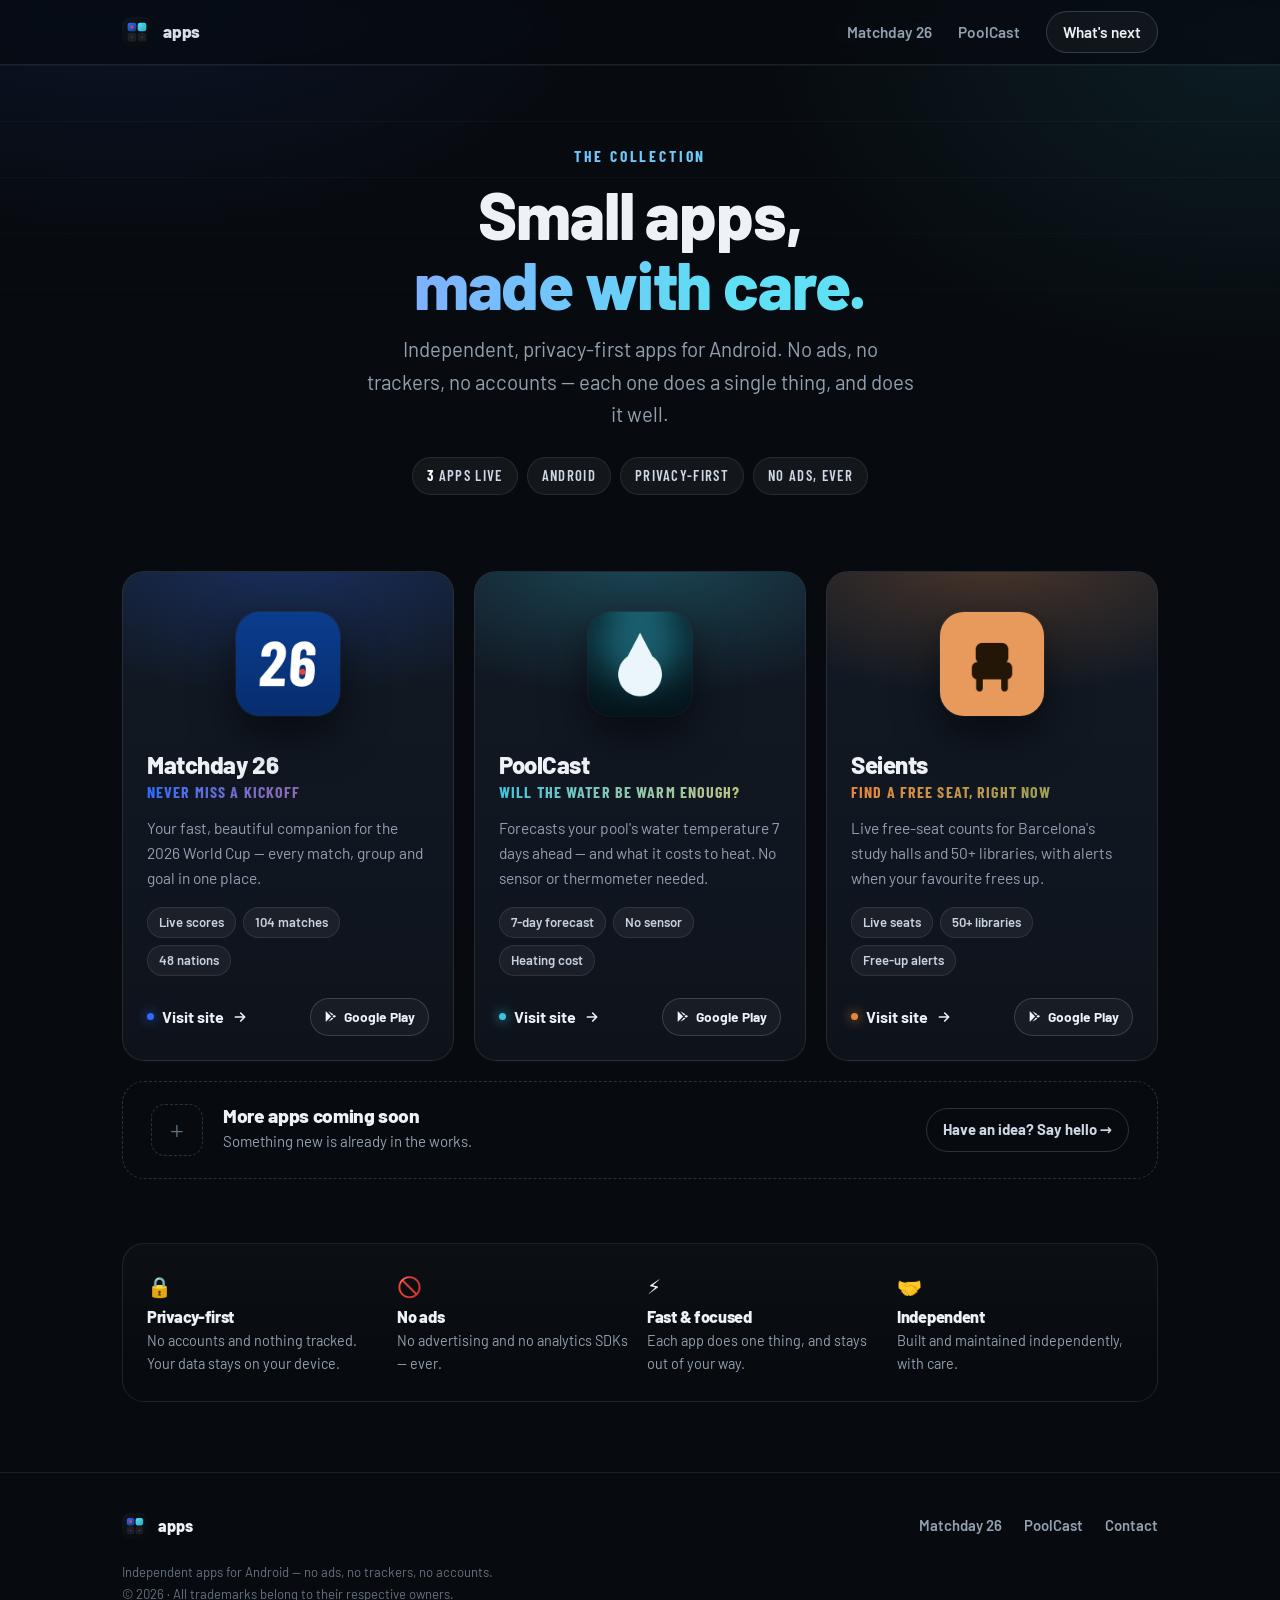
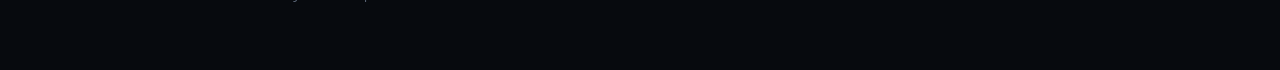
<file: index.html>
<!DOCTYPE html>
<html lang="en">
<head>
<meta charset="utf-8">
<meta name="viewport" content="width=device-width, initial-scale=1">
<title>Apps — small, focused apps for Android</title>
<meta name="description" content="A small collection of independent, privacy-first apps for Android. Matchday 26 — your 2026 World Cup companion. PoolCast — pool water-temperature forecasts. Seients — live study-seat availability in Barcelona. No ads, no trackers, no accounts.">
<meta name="theme-color" content="#070a0e">
<meta name="robots" content="index,follow">

<!-- Open Graph / Twitter -->
<meta property="og:type" content="website">
<meta property="og:title" content="Apps — small, focused apps for Android">
<meta property="og:description" content="Independent, privacy-first apps for Android. Matchday 26, PoolCast and Seients — with more on the way. No ads, no trackers, no accounts.">
<meta property="og:image" content="assets/og-image.png">
<meta name="twitter:card" content="summary_large_image">
<meta name="twitter:title" content="Apps — small, focused apps for Android">
<meta name="twitter:description" content="Independent, privacy-first apps for Android. Matchday 26, PoolCast and Seients — more coming soon.">
<meta name="twitter:image" content="assets/og-image.png">

<link rel="icon" href="assets/favicon.svg" type="image/svg+xml">
<link rel="icon" href="assets/favicon-32.png" sizes="32x32" type="image/png">
<link rel="apple-touch-icon" href="assets/apple-touch-icon.png">
<link rel="preconnect" href="https://fonts.googleapis.com">
<link rel="preconnect" href="https://fonts.gstatic.com" crossorigin>
<link href="https://fonts.googleapis.com/css2?family=Barlow:wght@400;600;700;800&family=Barlow+Condensed:wght@600;700&display=swap" rel="stylesheet">
<link rel="stylesheet" href="style.css">

<script type="application/ld+json">
{
  "@context":"https://schema.org",
  "@type":"ItemList",
  "name":"Apps",
  "description":"A collection of independent, privacy-first apps for Android.",
  "itemListElement":[
    {"@type":"ListItem","position":1,"item":{
      "@type":"SoftwareApplication","name":"Matchday 26","applicationCategory":"SportsApplication","operatingSystem":"Android 8.0+",
      "description":"Your fast, beautiful companion for the 2026 World Cup — live scores, schedule, groups and the knockout bracket in one place.",
      "url":"matchday-26/","downloadUrl":"https://play.google.com/store/apps/details?id=com.cmota.matchday",
      "offers":{"@type":"Offer","price":"0","priceCurrency":"USD"}}},
    {"@type":"ListItem","position":2,"item":{
      "@type":"SoftwareApplication","name":"PoolCast","applicationCategory":"UtilitiesApplication","operatingSystem":"Android 8.0+",
      "description":"Forecast your swimming pool's water temperature for the week ahead — and what it costs to heat. No sensor needed.",
      "url":"poolcast/","downloadUrl":"https://play.google.com/store/apps/details?id=com.cmota.poolcast",
      "offers":{"@type":"Offer","price":"0","priceCurrency":"USD"}}},
    {"@type":"ListItem","position":3,"item":{
      "@type":"SoftwareApplication","name":"Seients","applicationCategory":"UtilitiesApplication","operatingSystem":"Android 8.0+",
      "description":"Live free-seat availability for Barcelona's municipal study halls and 50+ public libraries, with alerts when your favourite frees up.",
      "url":"seients/","downloadUrl":"https://play.google.com/store/apps/details?id=com.cmota.seients",
      "offers":{"@type":"Offer","price":"0","priceCurrency":"EUR"}}}
  ]
}
</script>
</head>
<body>
<a class="skip" href="#apps">Skip to apps</a>

<header class="nav">
  <div class="container nav-inner">
    <a class="brand" href="./"><img src="assets/favicon.svg" alt=""><span>apps</span></a>
    <nav class="nav-links">
      <a href="matchday-26/index.html">Matchday 26</a>
      <a href="poolcast/index.html">PoolCast</a>
      <a class="nav-cta" href="#soon">What's next</a>
    </nav>
  </div>
</header>

<main>

  <!-- HERO -->
  <section class="hero">
    <div class="container hero-inner">
      <p class="eyebrow">The collection</p>
      <h1>Small apps,<br><span class="grad">made with care.</span></h1>
      <p class="lead">Independent, privacy-first apps for Android. No ads, no trackers, no accounts — each one does a single thing, and does it well.</p>
      <div class="meta-chips">
        <span class="chip"><b>3</b> apps live</span>
        <span class="chip">Android</span>
        <span class="chip">Privacy-first</span>
        <span class="chip">No ads, ever</span>
      </div>
    </div>
  </section>

  <!-- APPS -->
  <section class="apps" id="apps">
    <div class="container">
      <div class="apps-grid">

        <!-- Matchday 26 -->
        <article class="app-card md">
          <span class="top-glow" aria-hidden="true"></span>
          <div class="app-media"><img src="assets/matchday-icon.png" alt="Matchday 26 app icon" width="104" height="104"></div>
          <div class="app-body">
            <h2 class="app-name"><a class="stretched" href="matchday-26/index.html">Matchday 26</a></h2>
            <p class="app-tagline">Never miss a kickoff</p>
            <p class="app-desc">Your fast, beautiful companion for the 2026 World Cup — every match, group and goal in one place.</p>
            <ul class="chips">
              <li>Live scores</li><li>104 matches</li><li>48 nations</li>
            </ul>
            <div class="app-actions">
              <span class="visit"><span class="dot" aria-hidden="true"></span>Visit site
                <svg width="16" height="16" viewBox="0 0 24 24" fill="none" stroke="currentColor" stroke-width="2.4" stroke-linecap="round" stroke-linejoin="round" aria-hidden="true"><path d="M5 12h14M13 6l6 6-6 6"/></svg>
              </span>
              <a class="play" href="https://play.google.com/store/apps/details?id=com.cmota.matchday" target="_blank" rel="noopener">
                <svg viewBox="0 0 24 24" fill="currentColor" aria-hidden="true"><path d="M3.6 2.3 13 12 3.6 21.7c-.3-.2-.5-.6-.5-1V3.3c0-.4.2-.8.5-1zM14.7 13.7l2.6 2.6-9.2 5.3 6.6-7.9zM18.4 9.1l3 1.7c.7.4.7 1.4 0 1.8l-3 1.7-2.9-2.6 2.9-2.6zM8.1 2.4l9.2 5.3-2.6 2.6L8.1 2.4z"/></svg>
                Google Play
              </a>
            </div>
          </div>
        </article>

        <!-- PoolCast -->
        <article class="app-card pc">
          <span class="top-glow" aria-hidden="true"></span>
          <div class="app-media"><img src="assets/poolcast-icon.png" alt="PoolCast app icon" width="104" height="104"></div>
          <div class="app-body">
            <h2 class="app-name"><a class="stretched" href="poolcast/index.html">PoolCast</a></h2>
            <p class="app-tagline">Will the water be warm enough?</p>
            <p class="app-desc">Forecasts your pool's water temperature 7 days ahead — and what it costs to heat. No sensor or thermometer needed.</p>
            <ul class="chips">
              <li>7-day forecast</li><li>No sensor</li><li>Heating cost</li>
            </ul>
            <div class="app-actions">
              <span class="visit"><span class="dot" aria-hidden="true"></span>Visit site
                <svg width="16" height="16" viewBox="0 0 24 24" fill="none" stroke="currentColor" stroke-width="2.4" stroke-linecap="round" stroke-linejoin="round" aria-hidden="true"><path d="M5 12h14M13 6l6 6-6 6"/></svg>
              </span>
              <a class="play" href="https://play.google.com/store/apps/details?id=com.cmota.poolcast" target="_blank" rel="noopener">
                <svg viewBox="0 0 24 24" fill="currentColor" aria-hidden="true"><path d="M3.6 2.3 13 12 3.6 21.7c-.3-.2-.5-.6-.5-1V3.3c0-.4.2-.8.5-1zM14.7 13.7l2.6 2.6-9.2 5.3 6.6-7.9zM18.4 9.1l3 1.7c.7.4.7 1.4 0 1.8l-3 1.7-2.9-2.6 2.9-2.6zM8.1 2.4l9.2 5.3-2.6 2.6L8.1 2.4z"/></svg>
                Google Play
              </a>
            </div>
          </div>
        </article>

        <!-- Seients -->
        <article class="app-card se">
          <span class="top-glow" aria-hidden="true"></span>
          <div class="app-media"><img src="assets/seients-icon.png" alt="Seients app icon" width="104" height="104"></div>
          <div class="app-body">
            <h2 class="app-name"><a class="stretched" href="seients/index.html">Seients</a></h2>
            <p class="app-tagline">Find a free seat, right now</p>
            <p class="app-desc">Live free-seat counts for Barcelona's study halls and 50+ libraries, with alerts when your favourite frees up.</p>
            <ul class="chips">
              <li>Live seats</li><li>50+ libraries</li><li>Free-up alerts</li>
            </ul>
            <div class="app-actions">
              <span class="visit"><span class="dot" aria-hidden="true"></span>Visit site
                <svg width="16" height="16" viewBox="0 0 24 24" fill="none" stroke="currentColor" stroke-width="2.4" stroke-linecap="round" stroke-linejoin="round" aria-hidden="true"><path d="M5 12h14M13 6l6 6-6 6"/></svg>
              </span>
              <a class="play" href="https://play.google.com/store/apps/details?id=com.cmota.seients" target="_blank" rel="noopener">
                <svg viewBox="0 0 24 24" fill="currentColor" aria-hidden="true"><path d="M3.6 2.3 13 12 3.6 21.7c-.3-.2-.5-.6-.5-1V3.3c0-.4.2-.8.5-1zM14.7 13.7l2.6 2.6-9.2 5.3 6.6-7.9zM18.4 9.1l3 1.7c.7.4.7 1.4 0 1.8l-3 1.7-2.9-2.6 2.9-2.6zM8.1 2.4l9.2 5.3-2.6 2.6L8.1 2.4z"/></svg>
                Google Play
              </a>
            </div>
          </div>
        </article>

        <!-- Coming soon (full-width banner) -->
        <article class="app-card soon" id="soon">
          <div class="soon-mark" aria-hidden="true">+</div>
          <div class="soon-text">
            <h2>More apps coming soon</h2>
            <p>Something new is already in the works.</p>
          </div>
          <a class="soon-cta" href="mailto:cafonsomota@gmail.com?subject=App%20idea">Have an idea? Say hello →</a>
        </article>

      </div>
    </div>
  </section>

  <!-- VALUES -->
  <section class="values">
    <div class="container">
      <div class="values-grid">
        <div class="value"><div class="v-ico">🔒</div><h3>Privacy-first</h3><p>No accounts and nothing tracked. Your data stays on your device.</p></div>
        <div class="value"><div class="v-ico">🚫</div><h3>No ads</h3><p>No advertising and no analytics SDKs — ever.</p></div>
        <div class="value"><div class="v-ico">⚡</div><h3>Fast &amp; focused</h3><p>Each app does one thing, and stays out of your way.</p></div>
        <div class="value"><div class="v-ico">🤝</div><h3>Independent</h3><p>Built and maintained independently, with care.</p></div>
      </div>
    </div>
  </section>

</main>

<footer>
  <div class="container">
    <div class="foot-inner">
      <a class="foot-brand" href="./"><img src="assets/favicon.svg" alt="">apps</a>
      <nav class="foot-links">
        <a href="matchday-26/index.html">Matchday 26</a>
        <a href="poolcast/index.html">PoolCast</a>
        <a href="mailto:cafonsomota@gmail.com">Contact</a>
      </nav>
    </div>
    <p class="foot-legal">Independent apps for Android — no ads, no trackers, no accounts.<br>© 2026 · All trademarks belong to their respective owners.</p>
  </div>
</footer>

</body>
</html>
</file>
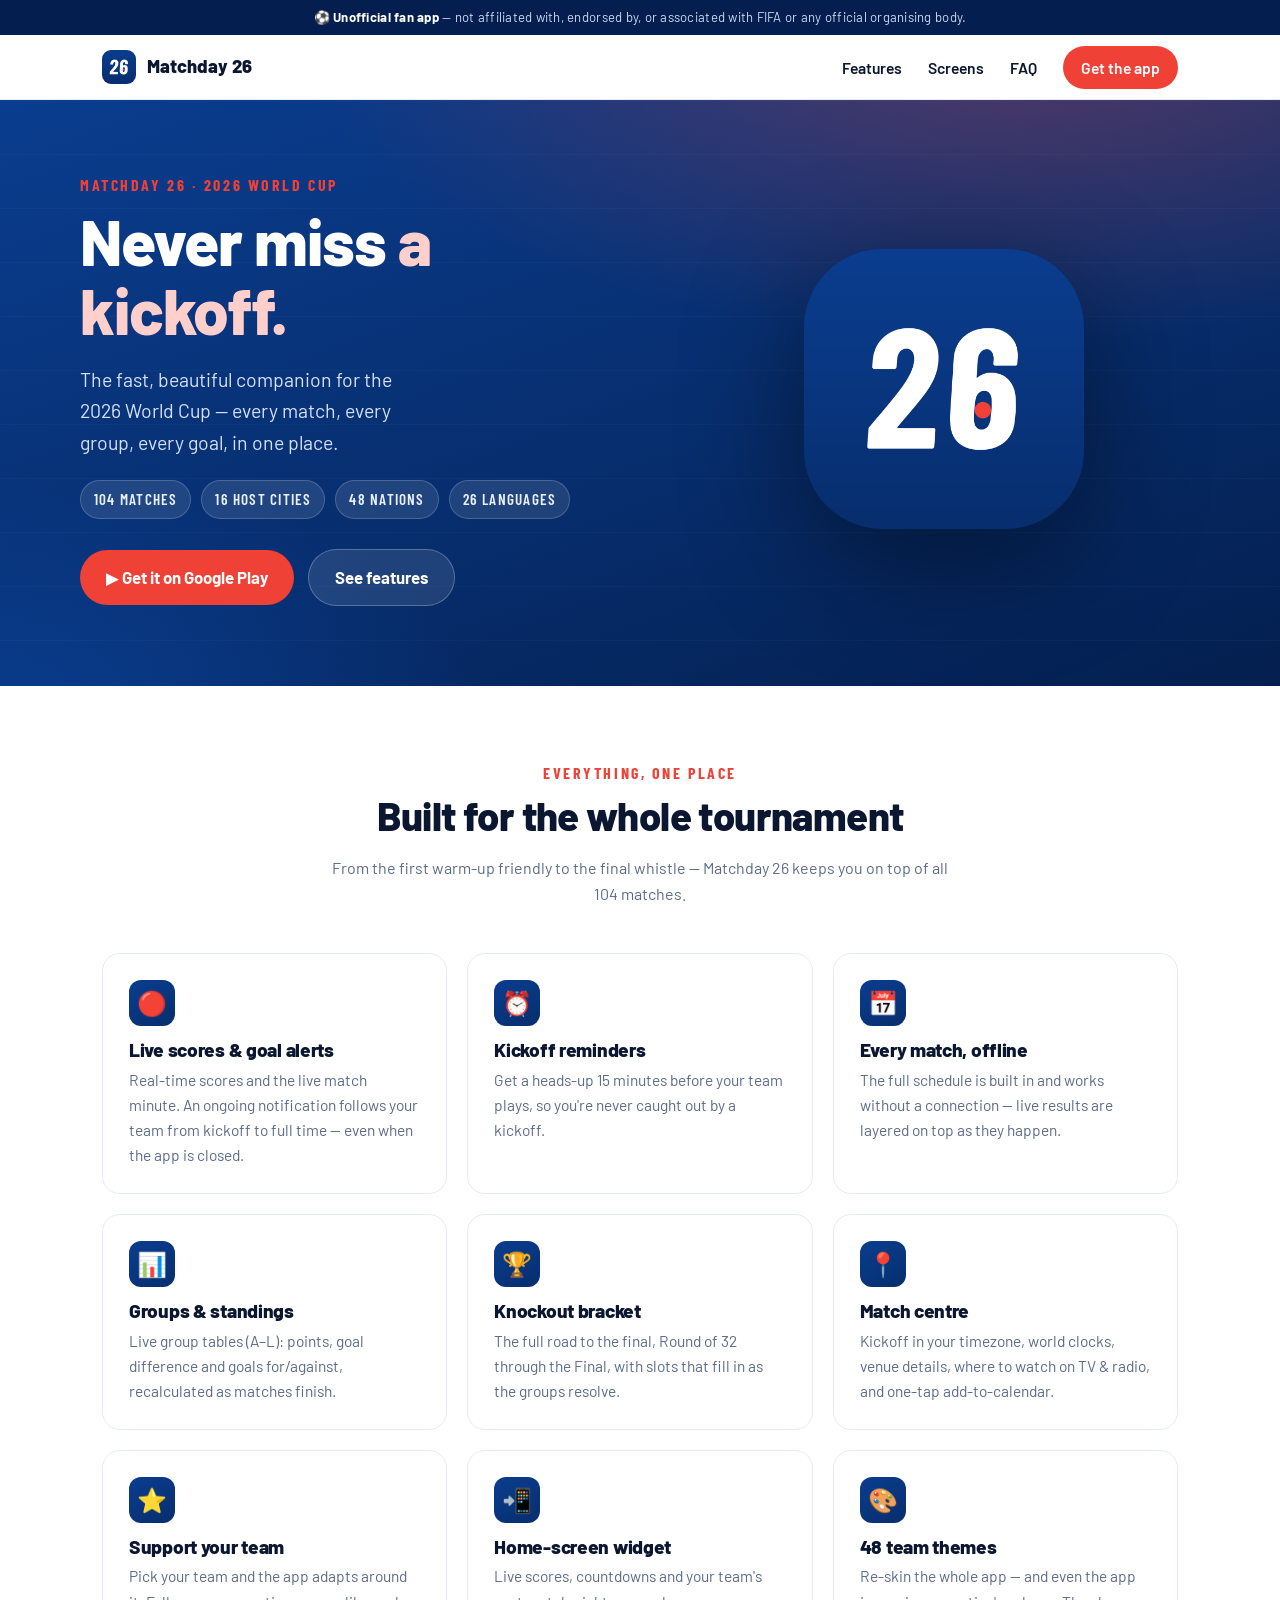
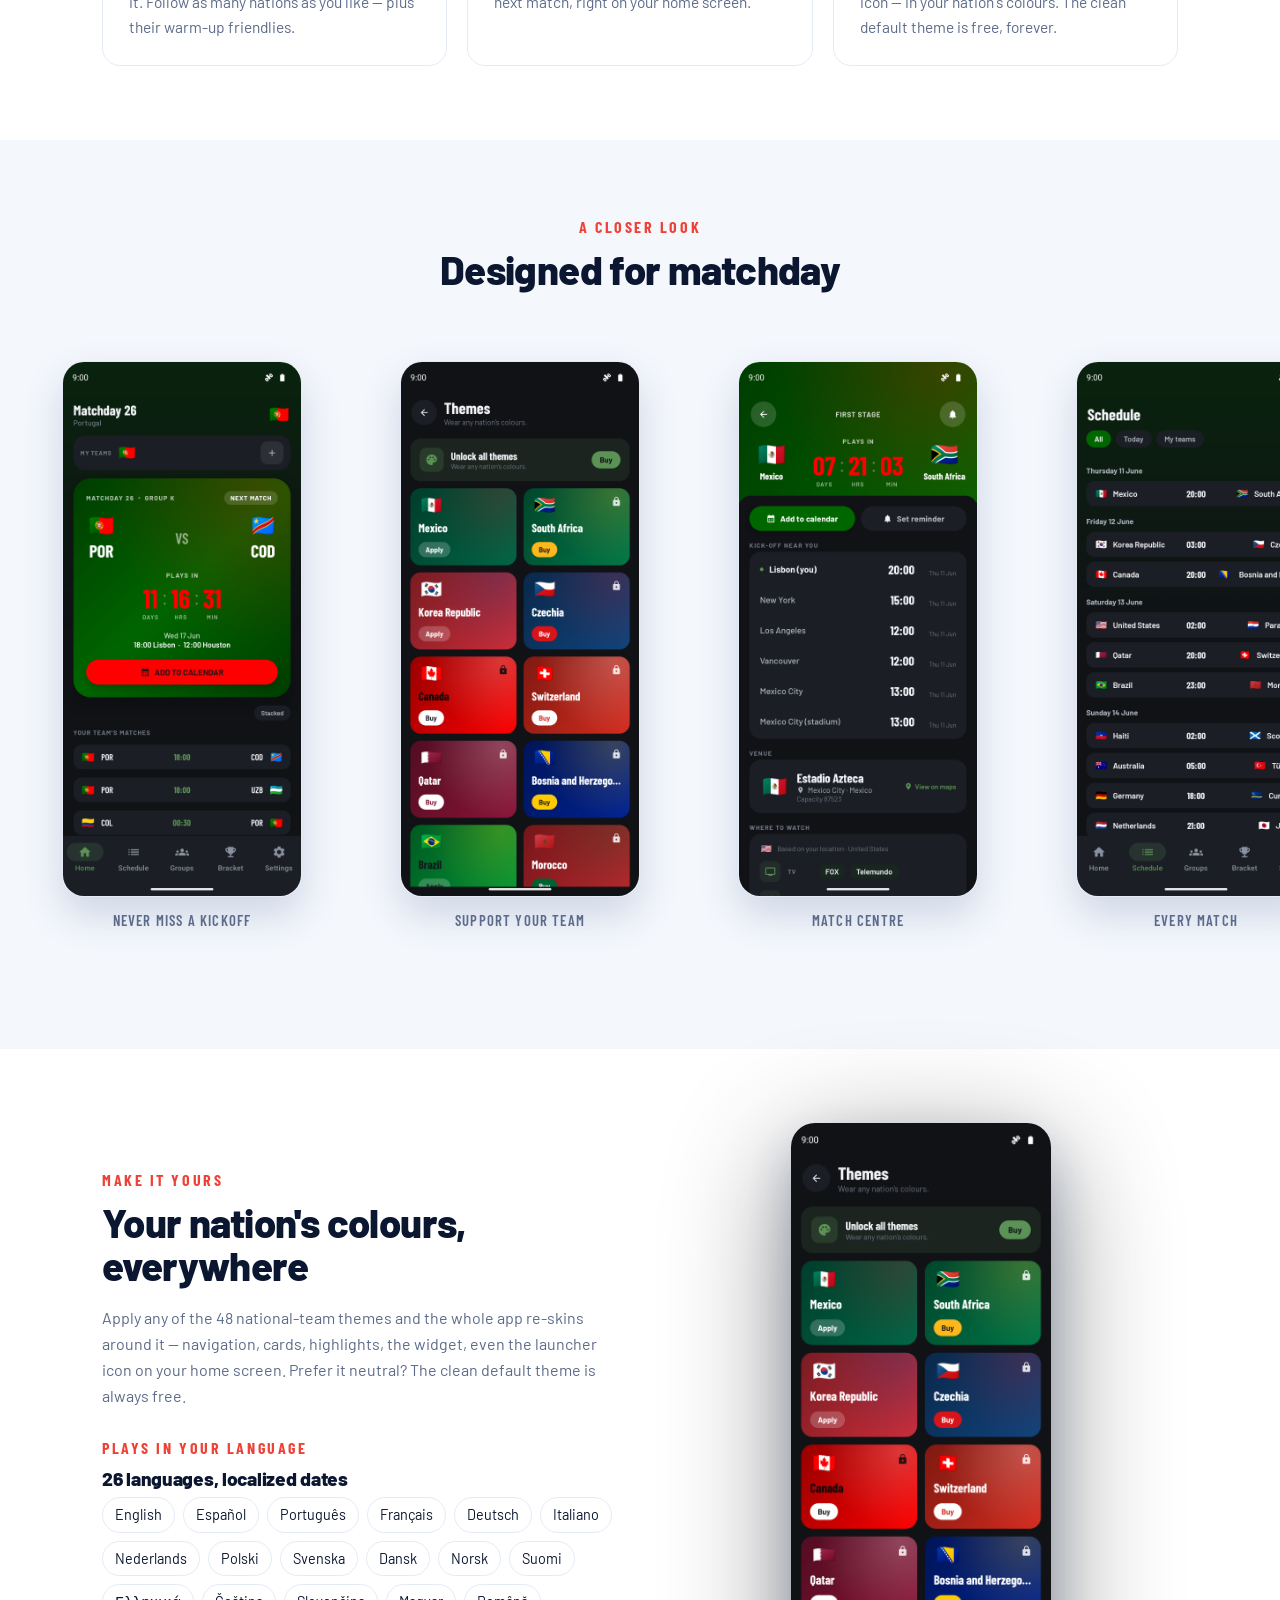
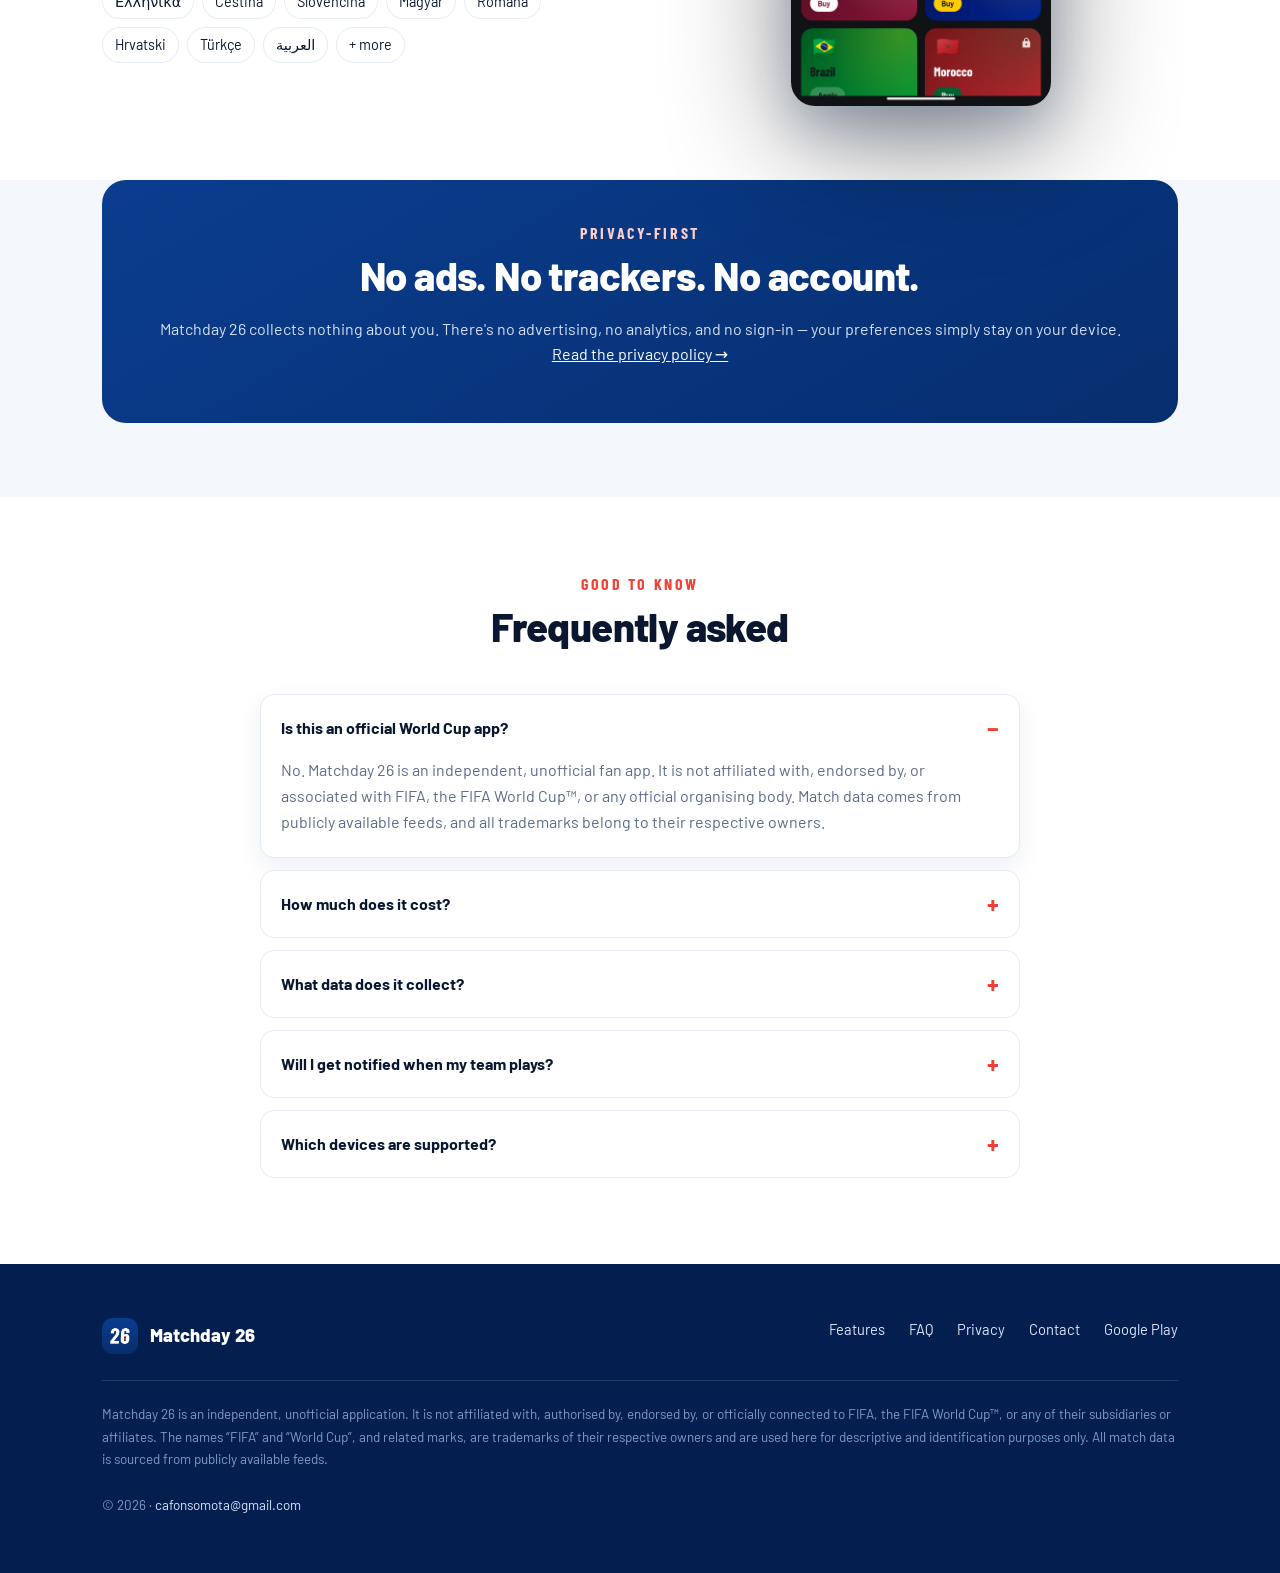
<file: matchday-26/index.html>
<!DOCTYPE html>
<html lang="en">
<head>
<meta charset="utf-8">
<meta name="viewport" content="width=device-width, initial-scale=1">
<title>Matchday 26 — Live Scores, Schedule, Groups & Bracket for the 2026 World Cup</title>
<meta name="description" content="Matchday 26 is a fast, beautiful, unofficial companion for the 2026 World Cup. Live scores & goal alerts, full schedule, group standings, knockout bracket, match reminders, a home-screen widget, 48 team themes and 26 languages.">
<link rel="canonical" href="https://cmota.github.io/matchday26/">
<meta name="theme-color" content="#0A3D8F">
<meta name="robots" content="index,follow">

<!-- Open Graph / Twitter -->
<meta property="og:type" content="website">
<meta property="og:site_name" content="Matchday 26">
<meta property="og:title" content="Matchday 26 — your 2026 World Cup companion">
<meta property="og:description" content="Live scores & goal alerts, full schedule, group standings, knockout bracket, match reminders, a home-screen widget, 48 team themes and 26 languages.">
<meta property="og:url" content="https://cmota.github.io/matchday26/">
<meta property="og:image" content="https://cmota.github.io/matchday26/assets/og-image.png">
<meta name="twitter:card" content="summary_large_image">
<meta name="twitter:title" content="Matchday 26 — your 2026 World Cup companion">
<meta name="twitter:description" content="Live scores, schedule, groups, knockout bracket, reminders, widget, 48 team themes and 26 languages. Unofficial fan app.">
<meta name="twitter:image" content="https://cmota.github.io/matchday26/assets/og-image.png">

<link rel="icon" href="assets/icon-192.png" type="image/png">
<link rel="apple-touch-icon" href="assets/app-icon.png">
<link rel="preconnect" href="https://fonts.googleapis.com">
<link rel="preconnect" href="https://fonts.gstatic.com" crossorigin>
<link href="https://fonts.googleapis.com/css2?family=Barlow:wght@400;600;700;800&family=Barlow+Condensed:wght@600;700&display=swap" rel="stylesheet">
<link rel="stylesheet" href="style.css">

<script type="application/ld+json">
{
  "@context":"https://schema.org",
  "@type":"SoftwareApplication",
  "name":"Matchday 26",
  "applicationCategory":"SportsApplication",
  "operatingSystem":"Android 8.0+",
  "description":"An independent, unofficial companion app for the 2026 World Cup: live scores and goal alerts, full schedule, group standings, knockout bracket, match reminders, a home-screen widget, 48 national-team themes and 26 languages.",
  "url":"https://cmota.github.io/matchday26/",
  "image":"https://cmota.github.io/matchday26/assets/app-icon.png",
  "downloadUrl":"https://play.google.com/store/apps/details?id=com.cmota.matchday",
  "offers":{"@type":"Offer","price":"0","priceCurrency":"USD"}
}
</script>
</head>
<body>
<a class="skip" href="#main">Skip to content</a>

<div class="topbar">⚽ <strong>Unofficial fan app</strong> — not affiliated with, endorsed by, or associated with FIFA or any official organising body.</div>

<header class="nav">
  <div class="container nav-inner">
    <a class="brand" href="./"><img src="assets/app-icon.png" alt="Matchday 26 app icon">Matchday 26</a>
    <nav class="nav-links">
      <a href="#features">Features</a>
      <a href="#screens">Screens</a>
      <a href="#faq">FAQ</a>
      <a class="nav-cta" href="https://play.google.com/store/apps/details?id=com.cmota.matchday">Get the app</a>
    </nav>
  </div>
</header>

<main id="main">

  <!-- HERO -->
  <section class="hero" style="padding:0">
    <div class="container hero-inner">
      <div>
        <p class="eyebrow">Matchday 26 · 2026 World Cup</p>
        <h1>Never miss <span>a kickoff.</span></h1>
        <p class="lead">The fast, beautiful companion for the 2026 World Cup — every match, every group, every goal, in one place.</p>
        <div class="stats">
          <span class="chip">104 matches</span>
          <span class="chip">16 host cities</span>
          <span class="chip">48 nations</span>
          <span class="chip">26 languages</span>
        </div>
        <div class="cta-row">
          <a class="btn btn-primary" href="https://play.google.com/store/apps/details?id=com.cmota.matchday">▶ Get it on Google Play</a>
          <a class="btn btn-ghost" href="#features">See features</a>
        </div>
      </div>
      <div class="hero-art">
        <img src="assets/app-icon.png" alt="Matchday 26 — 2026 World Cup companion app">
      </div>
    </div>
  </section>

  <!-- FEATURES -->
  <section id="features">
    <div class="container">
      <div class="section-head center">
        <p class="eyebrow">Everything, one place</p>
        <h2>Built for the whole tournament</h2>
        <p class="muted">From the first warm-up friendly to the final whistle — Matchday 26 keeps you on top of all 104 matches.</p>
      </div>
      <div class="grid features">
        <div class="card"><div class="ico">🔴</div><h3>Live scores &amp; goal alerts</h3><p>Real-time scores and the live match minute. An ongoing notification follows your team from kickoff to full time — even when the app is closed.</p></div>
        <div class="card"><div class="ico">⏰</div><h3>Kickoff reminders</h3><p>Get a heads-up 15 minutes before your team plays, so you're never caught out by a kickoff.</p></div>
        <div class="card"><div class="ico">📅</div><h3>Every match, offline</h3><p>The full schedule is built in and works without a connection — live results are layered on top as they happen.</p></div>
        <div class="card"><div class="ico">📊</div><h3>Groups &amp; standings</h3><p>Live group tables (A–L): points, goal difference and goals for/against, recalculated as matches finish.</p></div>
        <div class="card"><div class="ico">🏆</div><h3>Knockout bracket</h3><p>The full road to the final, Round of 32 through the Final, with slots that fill in as the groups resolve.</p></div>
        <div class="card"><div class="ico">📍</div><h3>Match centre</h3><p>Kickoff in your timezone, world clocks, venue details, where to watch on TV &amp; radio, and one-tap add-to-calendar.</p></div>
        <div class="card"><div class="ico">⭐</div><h3>Support your team</h3><p>Pick your team and the app adapts around it. Follow as many nations as you like — plus their warm-up friendlies.</p></div>
        <div class="card"><div class="ico">📲</div><h3>Home-screen widget</h3><p>Live scores, countdowns and your team's next match, right on your home screen.</p></div>
        <div class="card"><div class="ico">🎨</div><h3>48 team themes</h3><p>Re-skin the whole app — and even the app icon — in your nation's colours. The clean default theme is free, forever.</p></div>
      </div>
    </div>
  </section>

  <!-- SCREENSHOTS -->
  <section id="screens" class="soft">
    <div class="container section-head center">
      <p class="eyebrow">A closer look</p>
      <h2>Designed for matchday</h2>
    </div>
    <div class="shots">
      <figure class="shot"><img src="assets/screenshots/01.png" alt="Matchday 26 home screen with the next match" loading="lazy"><figcaption>Never miss a kickoff</figcaption></figure>
      <figure class="shot"><img src="assets/screenshots/02.png" alt="Pick and follow your team" loading="lazy"><figcaption>Support your team</figcaption></figure>
      <figure class="shot"><img src="assets/screenshots/03.png" alt="Match centre with venue, world clocks and where to watch" loading="lazy"><figcaption>Match centre</figcaption></figure>
      <figure class="shot"><img src="assets/screenshots/04.png" alt="Full schedule of all 104 matches" loading="lazy"><figcaption>Every match</figcaption></figure>
      <figure class="shot"><img src="assets/screenshots/05.png" alt="Warm-up friendlies before the tournament" loading="lazy"><figcaption>Warm-ups</figcaption></figure>
      <figure class="shot"><img src="assets/screenshots/06.png" alt="Group standings and knockout bracket" loading="lazy"><figcaption>Road to the final</figcaption></figure>
      <figure class="shot"><img src="assets/screenshots/07.png" alt="Home-screen widget with live scores" loading="lazy"><figcaption>Widgets</figcaption></figure>
      <figure class="shot"><img src="assets/screenshots/08.png" alt="Live scores, goal alerts and where to watch" loading="lazy"><figcaption>And more</figcaption></figure>
    </div>
  </section>

  <!-- THEMES + LANGUAGES -->
  <section>
    <div class="container split">
      <div>
        <p class="eyebrow">Make it yours</p>
        <h2>Your nation's colours, everywhere</h2>
        <p class="muted">Apply any of the 48 national-team themes and the whole app re-skins around it — navigation, cards, highlights, the widget, even the launcher icon on your home screen. Prefer it neutral? The clean default theme is always free.</p>
        <p class="eyebrow" style="margin-top:26px">Plays in your language</p>
        <h3 style="margin-bottom:.2em">26 languages, localized dates</h3>
        <div class="lang-list">
          <span>English</span><span>Español</span><span>Português</span><span>Français</span><span>Deutsch</span><span>Italiano</span><span>Nederlands</span><span>Polski</span><span>Svenska</span><span>Dansk</span><span>Norsk</span><span>Suomi</span><span>Ελληνικά</span><span>Čeština</span><span>Slovenčina</span><span>Magyar</span><span>Română</span><span>Hrvatski</span><span>Türkçe</span><span>العربية</span><span>+ more</span>
        </div>
      </div>
      <div class="hero-art" aria-hidden="true">
        <img src="assets/screenshots/02.png" alt="" loading="lazy" style="width:min(260px,70%);border-radius:24px;box-shadow:0 22px 50px rgba(7,46,110,.2)">
      </div>
    </div>
  </section>

  <!-- PRIVACY BANNER -->
  <section class="soft" style="padding-top:0">
    <div class="container">
      <div class="banner">
        <p class="eyebrow" style="color:#ffd0cb">Privacy-first</p>
        <h2>No ads. No trackers. No account.</h2>
        <p>Matchday 26 collects nothing about you. There's no advertising, no analytics, and no sign-in — your preferences simply stay on your device. <a href="privacy.html" style="color:#fff;text-decoration:underline">Read the privacy policy →</a></p>
      </div>
    </div>
  </section>

  <!-- FAQ -->
  <section id="faq">
    <div class="container">
      <div class="section-head center">
        <p class="eyebrow">Good to know</p>
        <h2>Frequently asked</h2>
      </div>
      <div class="faq">
        <details open><summary>Is this an official World Cup app?</summary><div class="ans">No. Matchday 26 is an independent, unofficial fan app. It is not affiliated with, endorsed by, or associated with FIFA, the FIFA World Cup™, or any official organising body. Match data comes from publicly available feeds, and all trademarks belong to their respective owners.</div></details>
        <details><summary>How much does it cost?</summary><div class="ans">The app and all of its core features — live scores, schedule, groups, bracket, reminders and the widget — are free. Optional national-team themes are available as small one-time in-app purchases, and the clean default theme is free forever.</div></details>
        <details><summary>What data does it collect?</summary><div class="ans">None. There are no ads, no analytics, no trackers and no account. Your settings stay on your device, match data is read from a public feed, and any purchases are handled by Google Play. See the <a href="privacy.html">privacy policy</a> for the details.</div></details>
        <details><summary>Will I get notified when my team plays?</summary><div class="ans">Yes. Enable notifications and you'll get a reminder 15 minutes before kickoff, plus a live-score notification that updates through the match — even with the app closed.</div></details>
        <details><summary>Which devices are supported?</summary><div class="ans">Android phones and tablets running Android 8.0 or newer.</div></details>
      </div>
    </div>
  </section>

</main>

<footer>
  <div class="container">
    <div class="foot-top">
      <a class="foot-brand" href="./"><img src="assets/app-icon.png" alt="">Matchday 26</a>
      <nav class="foot-links">
        <a href="#features">Features</a>
        <a href="#faq">FAQ</a>
        <a href="privacy.html">Privacy</a>
        <a href="mailto:cafonsomota@gmail.com">Contact</a>
        <a href="https://play.google.com/store/apps/details?id=com.cmota.matchday">Google Play</a>
      </nav>
    </div>
    <p class="foot-disclaimer">
      Matchday 26 is an independent, unofficial application. It is not affiliated with, authorised by, endorsed by, or officially connected to FIFA, the FIFA World Cup™, or any of their subsidiaries or affiliates. The names “FIFA” and “World Cup”, and related marks, are trademarks of their respective owners and are used here for descriptive and identification purposes only. All match data is sourced from publicly available feeds.<br><br>
      © 2026 · <a href="mailto:cafonsomota@gmail.com">cafonsomota@gmail.com</a>
    </p>
  </div>
</footer>

</body>
</html>
</file>
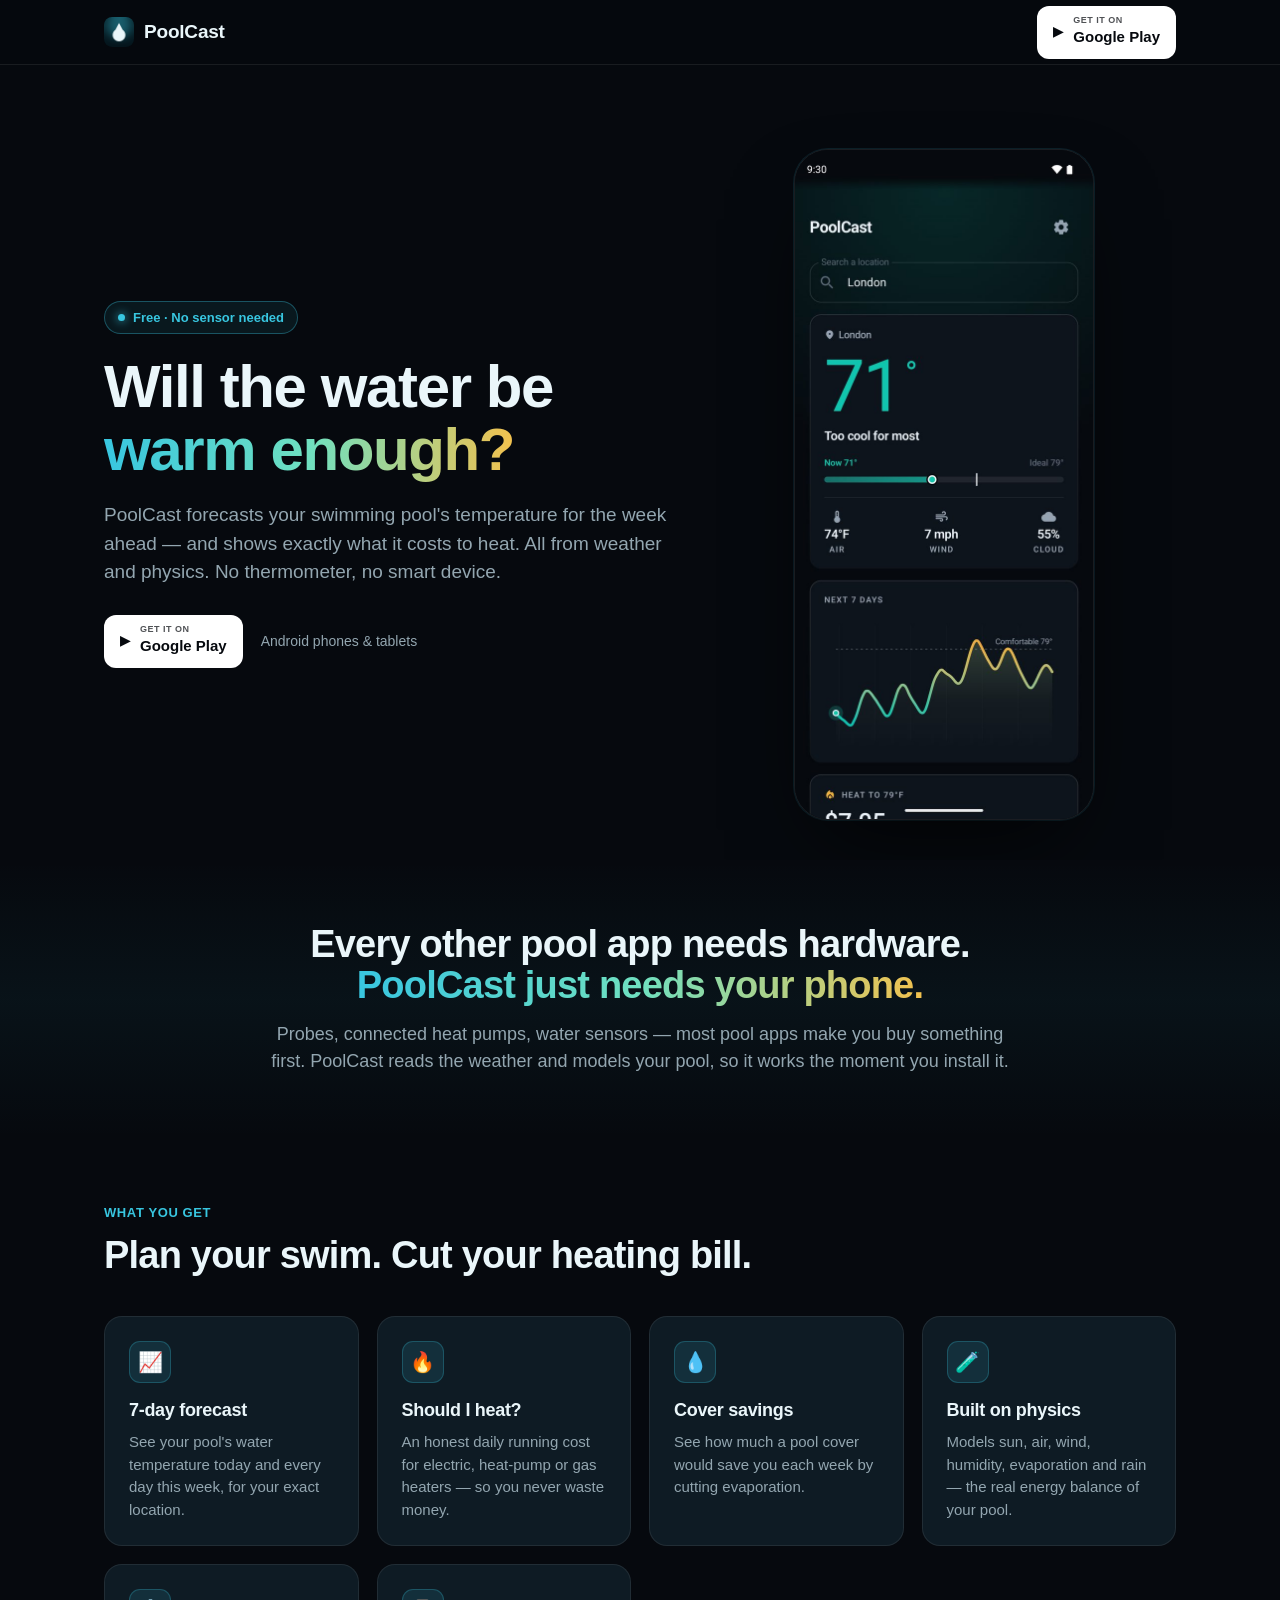
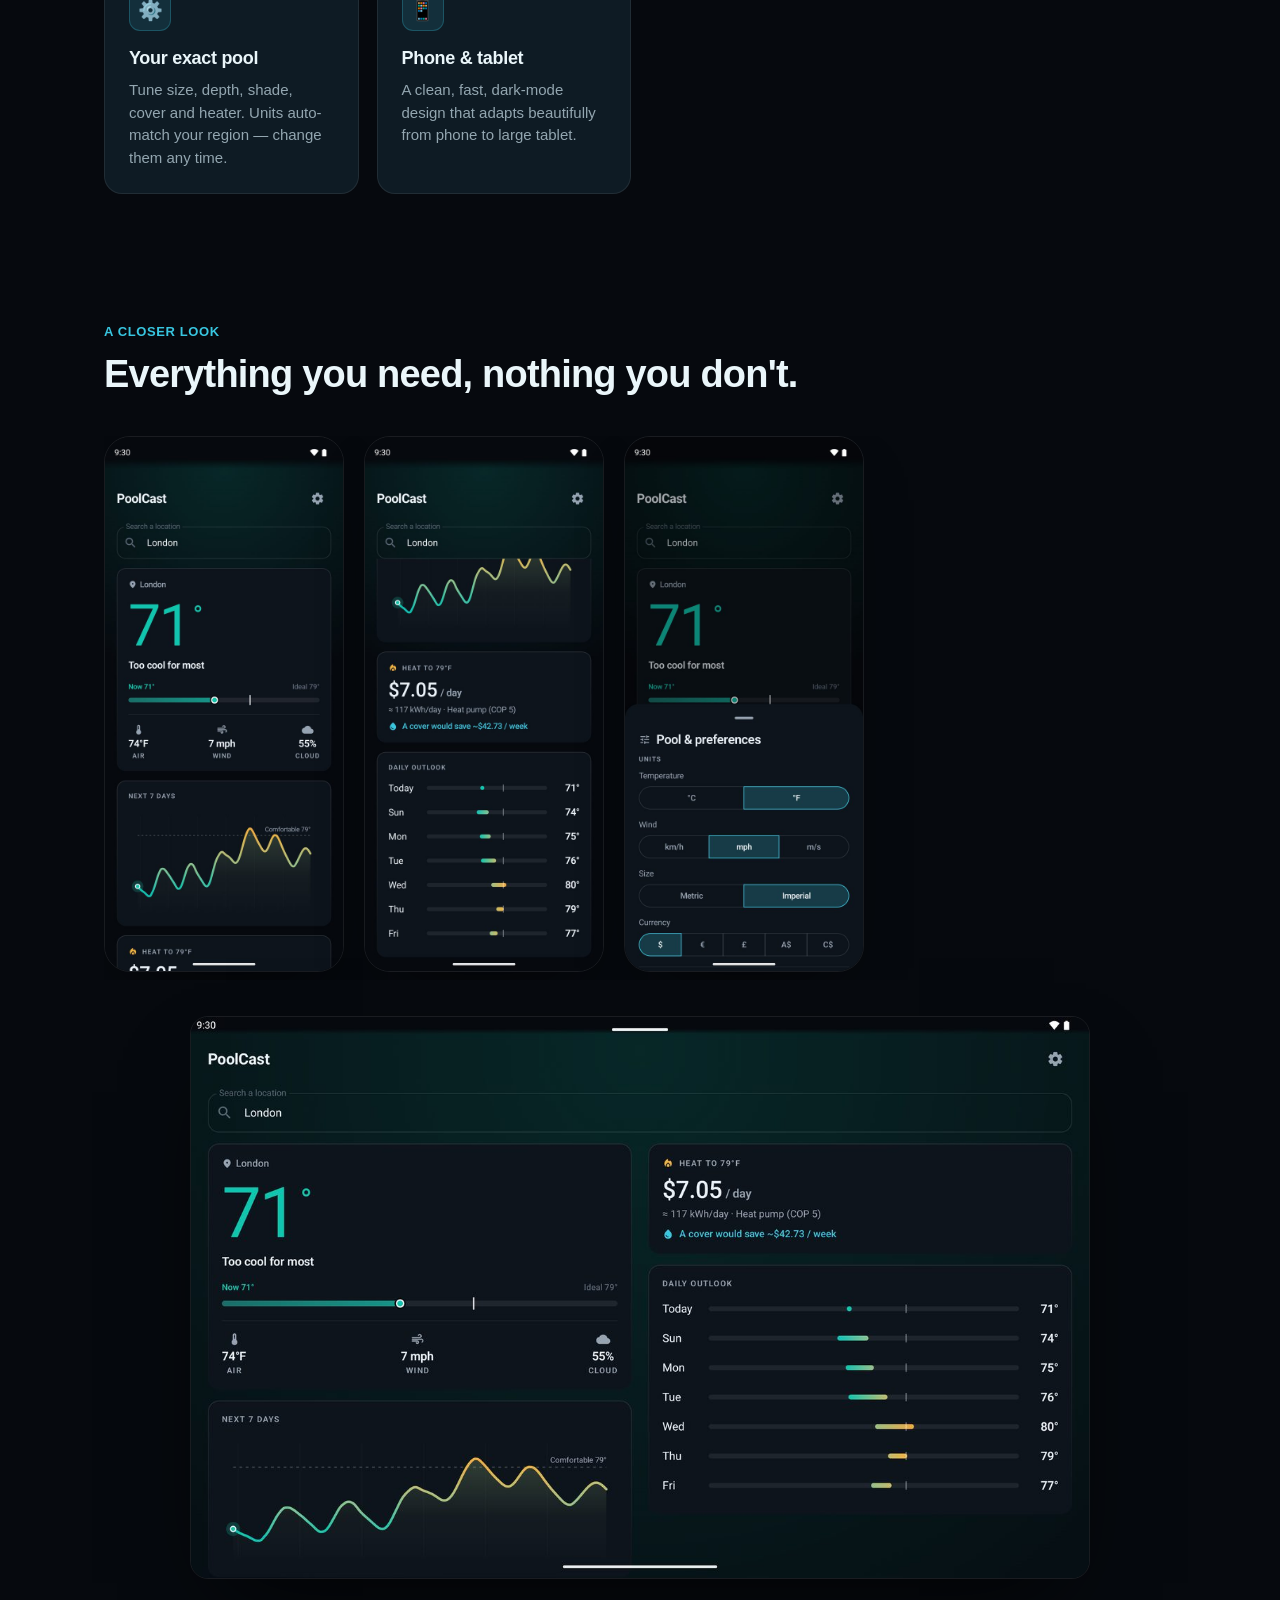
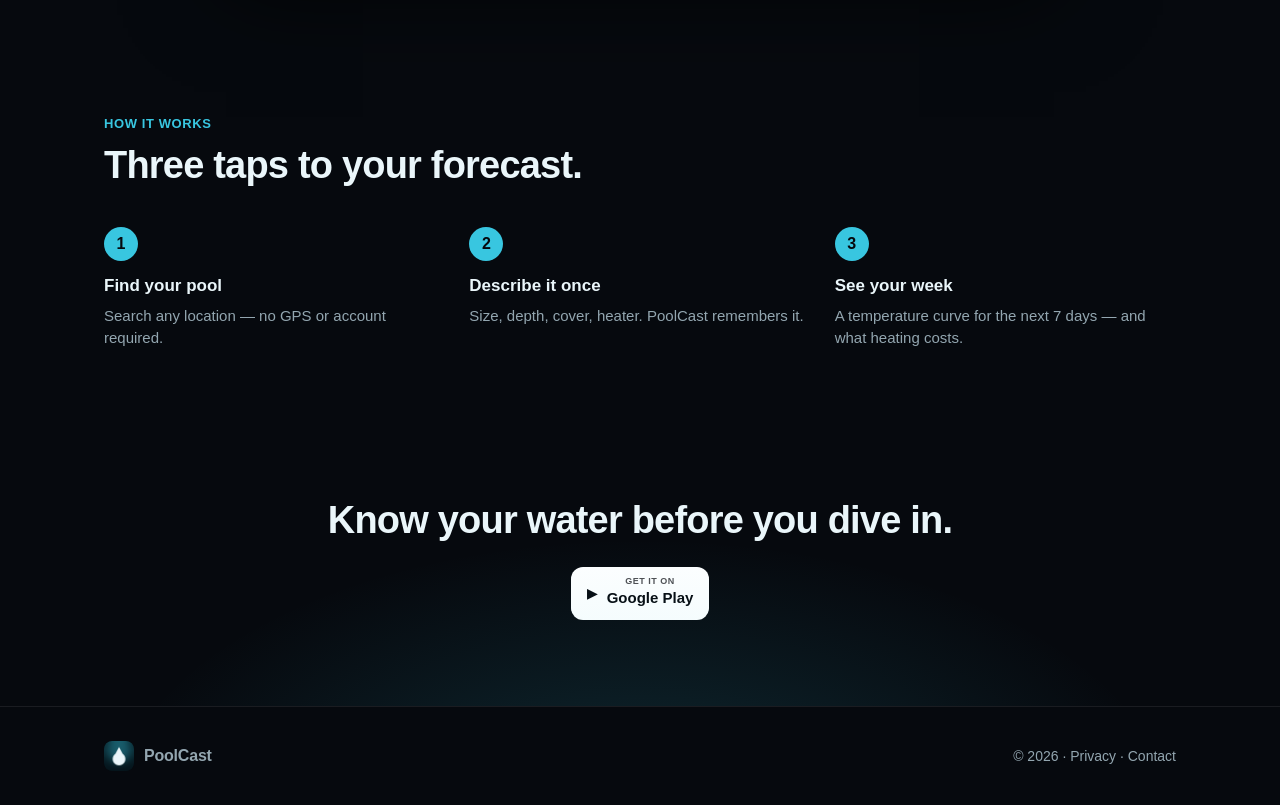
<file: poolcast/index.html>
<!doctype html>
<html lang="en"><head><meta charset="utf-8">
<meta name="viewport" content="width=device-width, initial-scale=1">
<title>PoolCast &mdash; Pool Temperature Forecast</title>
<meta name="description" content="Forecast your swimming pool's water temperature for the week ahead and what it costs to heat. No sensor or thermometer needed. Free on Google Play.">
<link rel="icon" href="[data-uri]">
<style>
:root{--ink:#06090E;--ink2:#0A1822;--panel:#0E1B24;--line:rgba(255,255,255,.08);
  --brand:#38C6E0;--warm:#F2C14E;--text:#EAF6FA;--muted:#93A6B0;--maxw:1120px}
*{box-sizing:border-box;margin:0;padding:0}
html{scroll-behavior:smooth}
body{background:var(--ink);color:var(--text);font-family:-apple-system,BlinkMacSystemFont,"Segoe UI",Roboto,Helvetica,Arial,sans-serif;line-height:1.5;-webkit-font-smoothing:antialiased;overflow-x:hidden}
a{color:inherit;text-decoration:none}
.wrap{max-width:var(--maxw);margin:0 auto;padding:0 24px}
.grad{background:linear-gradient(90deg,#38C6E0,#6FE0C0,#F2C14E);-webkit-background-clip:text;background-clip:text;color:transparent}
header{position:sticky;top:0;z-index:20;backdrop-filter:blur(12px);background:rgba(6,9,14,.72);border-bottom:1px solid var(--line)}
.nav{display:flex;align-items:center;justify-content:space-between;height:64px}
.brand{display:flex;align-items:center;gap:10px;font-weight:700;font-size:19px;letter-spacing:-.2px}
.brand img{width:30px;height:30px;border-radius:8px}
.play{display:inline-flex;align-items:center;gap:10px;background:#fff;color:#06090E;font-weight:700;padding:10px 16px;border-radius:12px;transition:transform .15s}
.play:hover{transform:translateY(-1px)}
.play .tri{font-size:13px}
.play small{display:block;font-size:9px;font-weight:600;opacity:.7;letter-spacing:.5px;text-transform:uppercase;line-height:1}
.play b{font-size:15px;line-height:1.1}
.hero{position:relative;padding:84px 0 40px;overflow:hidden}
.hero::before{content:"";position:absolute;inset:-40% 0 auto 0;height:760px;background:radial-gradient(60% 60% at 50% 0,rgba(56,198,224,.20),transparent 70%);pointer-events:none}
.hero-grid{position:relative;display:grid;grid-template-columns:1.1fr .9fr;gap:40px;align-items:center}
.tagpill{display:inline-flex;align-items:center;gap:8px;font-size:13px;font-weight:600;color:var(--brand);border:1px solid rgba(56,198,224,.35);background:rgba(56,198,224,.08);padding:6px 13px;border-radius:999px;margin-bottom:22px}
.tagpill .dot{width:7px;height:7px;border-radius:50%;background:var(--brand);box-shadow:0 0 10px var(--brand)}
h1{font-size:clamp(34px,5.4vw,60px);line-height:1.04;letter-spacing:-1.4px;font-weight:800}
.hero p{color:var(--muted);font-size:clamp(16px,2vw,19px);margin:20px 0 28px;max-width:30em}
.cta-row{display:flex;align-items:center;gap:18px;flex-wrap:wrap}
.cta-note{color:var(--muted);font-size:14px}
.shotwrap{justify-self:center}
.phone{width:min(300px,80vw);border-radius:34px;border:1px solid var(--line);box-shadow:0 40px 90px -30px rgba(0,0,0,.8),0 0 0 1px rgba(56,198,224,.12);display:block}
section.band{padding:64px 0}
.kicker{color:var(--brand);font-weight:700;letter-spacing:.6px;text-transform:uppercase;font-size:13px;margin-bottom:12px}
h2{font-size:clamp(26px,3.6vw,38px);letter-spacing:-.8px;font-weight:800;line-height:1.1}
.lead{color:var(--muted);font-size:18px;margin-top:14px;max-width:42em}
.gap{background:linear-gradient(180deg,transparent,rgba(56,198,224,.05),transparent)}
.gap .wrap{text-align:center}
.features{display:grid;grid-template-columns:repeat(auto-fit,minmax(250px,1fr));gap:18px;margin-top:40px}
.card{background:var(--panel);border:1px solid var(--line);border-radius:18px;padding:24px}
.card .ic{width:42px;height:42px;border-radius:11px;display:grid;place-items:center;font-size:20px;background:rgba(56,198,224,.12);border:1px solid rgba(56,198,224,.25);margin-bottom:14px}
.card h3{font-size:18px;letter-spacing:-.3px}
.card p{color:var(--muted);font-size:15px;margin-top:7px}
.shots{display:flex;gap:20px;margin-top:40px;overflow-x:auto;padding-bottom:8px;scroll-snap-type:x mandatory}
.shots img{width:240px;flex:0 0 auto;border-radius:26px;border:1px solid var(--line);scroll-snap-align:center;box-shadow:0 30px 70px -34px rgba(0,0,0,.8)}
.tablet{margin-top:36px;text-align:center}
.tablet img{width:100%;max-width:900px;border-radius:18px;border:1px solid var(--line);box-shadow:0 40px 90px -36px rgba(0,0,0,.85)}
.steps{display:grid;grid-template-columns:repeat(auto-fit,minmax(220px,1fr));gap:24px;margin-top:40px}
.step .n{display:inline-grid;place-items:center;width:34px;height:34px;border-radius:50%;font-weight:800;color:var(--ink);background:var(--brand);margin-bottom:12px}
.step h3{font-size:17px}.step p{color:var(--muted);font-size:15px;margin-top:6px}
.final{position:relative;text-align:center;padding:86px 0;overflow:hidden}
.final::before{content:"";position:absolute;inset:auto 0 -40% 0;height:680px;background:radial-gradient(60% 60% at 50% 100%,rgba(56,198,224,.18),transparent 70%);pointer-events:none}
.final h2{margin-bottom:26px}.final .play{margin:0 auto}
footer{border-top:1px solid var(--line);padding:34px 0;color:var(--muted);font-size:14px}
.foot{display:flex;justify-content:space-between;gap:16px;flex-wrap:wrap;align-items:center}
.foot a:hover{color:var(--text)}
.legal{max-width:760px;margin:0 auto;padding:54px 24px}
.legal h1{font-size:34px;margin-bottom:6px}.legal .upd{color:var(--muted);margin-bottom:26px}
.legal h2{font-size:21px;margin:26px 0 8px}.legal p{color:#C9D7DD;margin:8px 0}
.legal a{color:var(--brand)}
@media(max-width:780px){.hero{padding:48px 0 20px}.hero-grid{grid-template-columns:1fr;gap:28px;text-align:center}
  .hero p{margin-left:auto;margin-right:auto}.cta-row{justify-content:center}.tagpill{margin-inline:auto}.foot{justify-content:center;text-align:center}}
</style></head><body>
<header><div class="wrap nav">
  <div class="brand"><img src="[data-uri]" alt="PoolCast logo">PoolCast</div><a class="play" href="https://play.google.com/store/apps/details?id=com.cmota.poolcast"><span class="tri">&#9654;</span><span><small>Get it on</small><b>Google Play</b></span></a>
</div></header>
<section class="hero"><div class="wrap hero-grid">
  <div>
    <span class="tagpill"><span class="dot"></span>Free &middot; No sensor needed</span>
    <h1>Will the water be <span class="grad">warm enough?</span></h1>
    <p>PoolCast forecasts your swimming pool's temperature for the week ahead &mdash; and shows exactly what it costs to heat. All from weather and physics. No thermometer, no smart device.</p>
    <div class="cta-row"><a class="play" href="https://play.google.com/store/apps/details?id=com.cmota.poolcast"><span class="tri">&#9654;</span><span><small>Get it on</small><b>Google Play</b></span></a><span class="cta-note">Android phones &amp; tablets</span></div>
  </div>
  <div class="shotwrap"><img class="phone" src="[data-uri]" alt="PoolCast pool temperature forecast"></div>
</div></section>
<section class="band gap"><div class="wrap">
  <h2>Every other pool app needs hardware.<br><span class="grad">PoolCast just needs your phone.</span></h2>
  <p class="lead" style="margin-inline:auto">Probes, connected heat pumps, water sensors &mdash; most pool apps make you buy something first. PoolCast reads the weather and models your pool, so it works the moment you install it.</p>
</div></section>
<section class="band"><div class="wrap">
  <div class="kicker">What you get</div><h2>Plan your swim. Cut your heating bill.</h2>
  <div class="features">
    <div class="card"><div class="ic">&#128200;</div><h3>7-day forecast</h3><p>See your pool's water temperature today and every day this week, for your exact location.</p></div>
    <div class="card"><div class="ic">&#128293;</div><h3>Should I heat?</h3><p>An honest daily running cost for electric, heat-pump or gas heaters &mdash; so you never waste money.</p></div>
    <div class="card"><div class="ic">&#128167;</div><h3>Cover savings</h3><p>See how much a pool cover would save you each week by cutting evaporation.</p></div>
    <div class="card"><div class="ic">&#129514;</div><h3>Built on physics</h3><p>Models sun, air, wind, humidity, evaporation and rain &mdash; the real energy balance of your pool.</p></div>
    <div class="card"><div class="ic">&#9881;&#65039;</div><h3>Your exact pool</h3><p>Tune size, depth, shade, cover and heater. Units auto-match your region &mdash; change them any time.</p></div>
    <div class="card"><div class="ic">&#128241;</div><h3>Phone &amp; tablet</h3><p>A clean, fast, dark-mode design that adapts beautifully from phone to large tablet.</p></div>
  </div>
</div></section>
<section class="band"><div class="wrap">
  <div class="kicker">A closer look</div><h2>Everything you need, nothing you don't.</h2>
  <div class="shots">
    <img src="[data-uri]" alt="7-day pool temperature forecast">
    <img src="[data-uri]" alt="Heating cost estimate">
    <img src="[data-uri]" alt="Customize your pool">
  </div>
  <div class="tablet"><img src="[data-uri]" alt="PoolCast on a tablet"></div>
</div></section>
<section class="band"><div class="wrap">
  <div class="kicker">How it works</div><h2>Three taps to your forecast.</h2>
  <div class="steps">
    <div class="step"><div class="n">1</div><h3>Find your pool</h3><p>Search any location &mdash; no GPS or account required.</p></div>
    <div class="step"><div class="n">2</div><h3>Describe it once</h3><p>Size, depth, cover, heater. PoolCast remembers it.</p></div>
    <div class="step"><div class="n">3</div><h3>See your week</h3><p>A temperature curve for the next 7 days &mdash; and what heating costs.</p></div>
  </div>
</div></section>
<section class="final"><div class="wrap"><h2>Know your water before you dive in.</h2><a class="play" href="https://play.google.com/store/apps/details?id=com.cmota.poolcast"><span class="tri">&#9654;</span><span><small>Get it on</small><b>Google Play</b></span></a></div></section>
<footer><div class="wrap foot">
  <div class="brand" style="font-size:16px"><img src="[data-uri]" alt="">PoolCast</div>
  <div>&copy; 2026 &middot; <a href="privacy.html">Privacy</a> &middot; <a href="mailto:cafonsomota@gmail.com">Contact</a></div>
</div></footer>
</body></html>
</file>
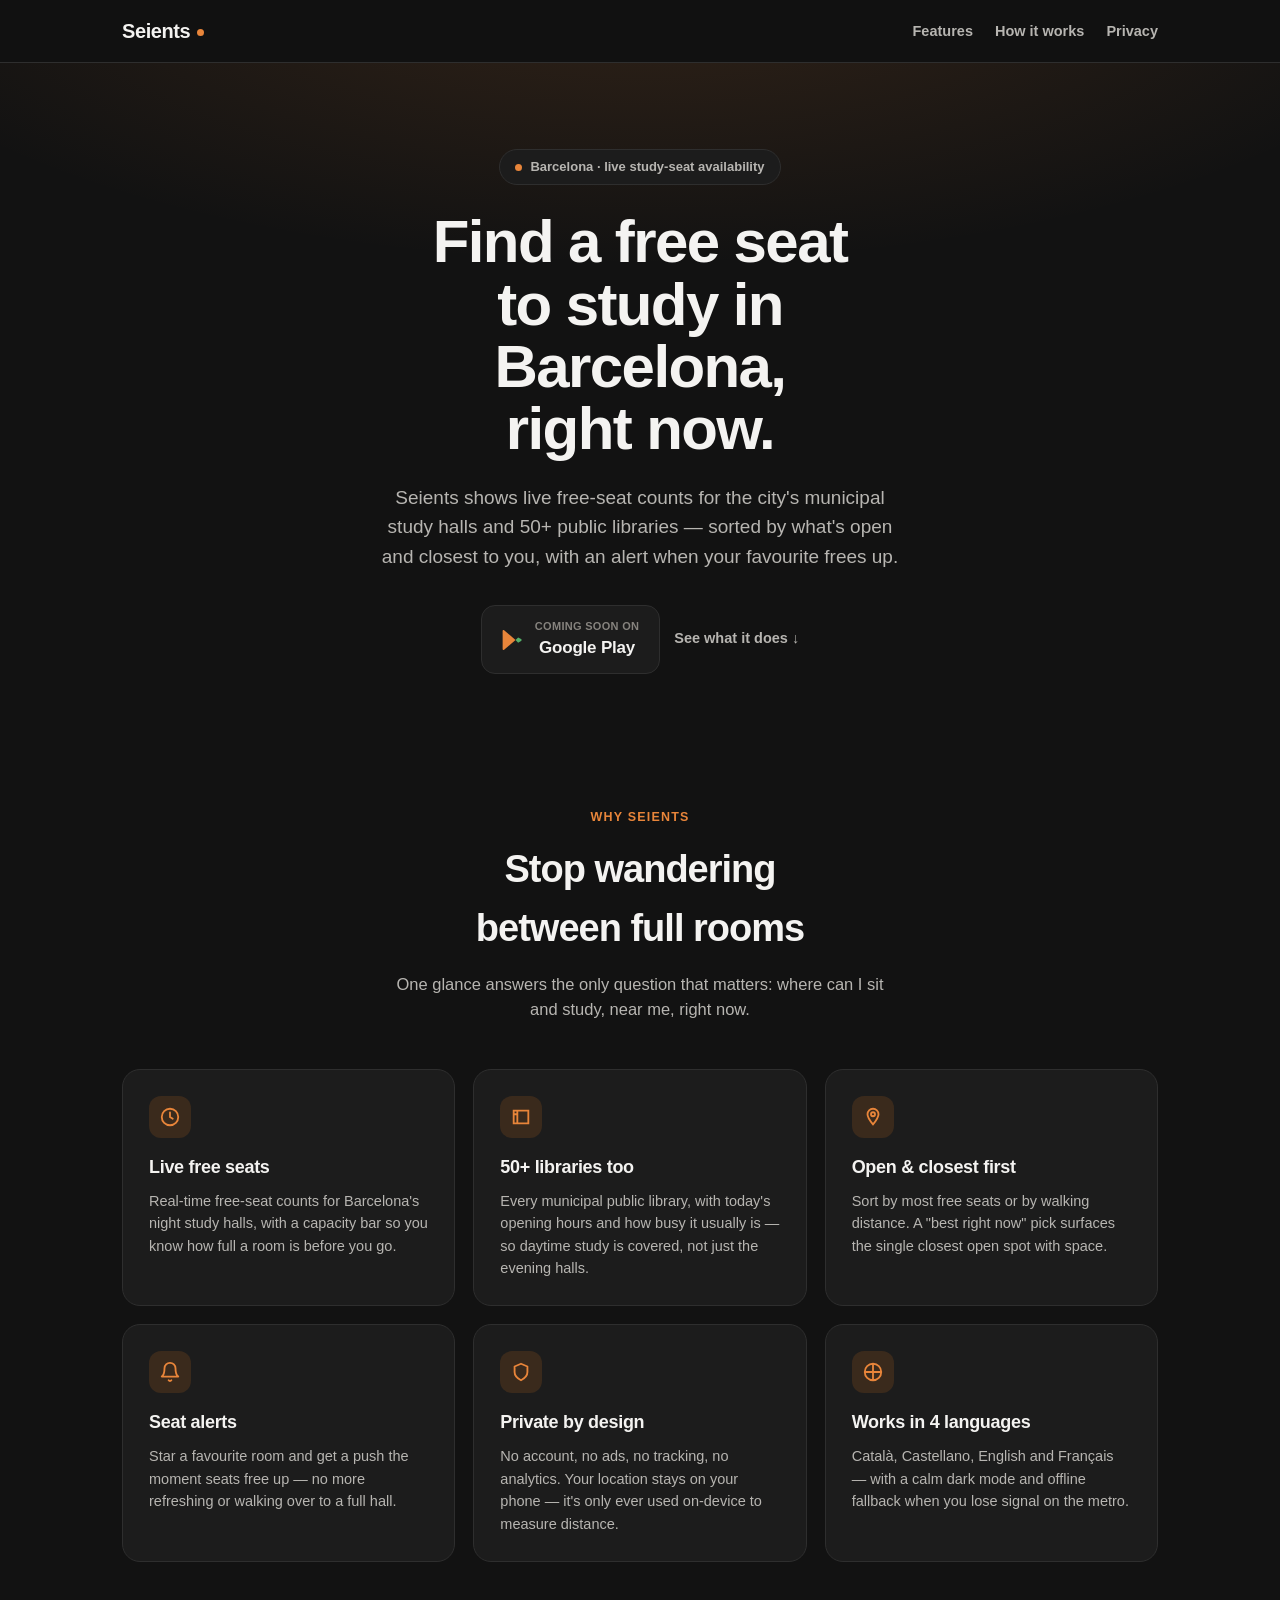
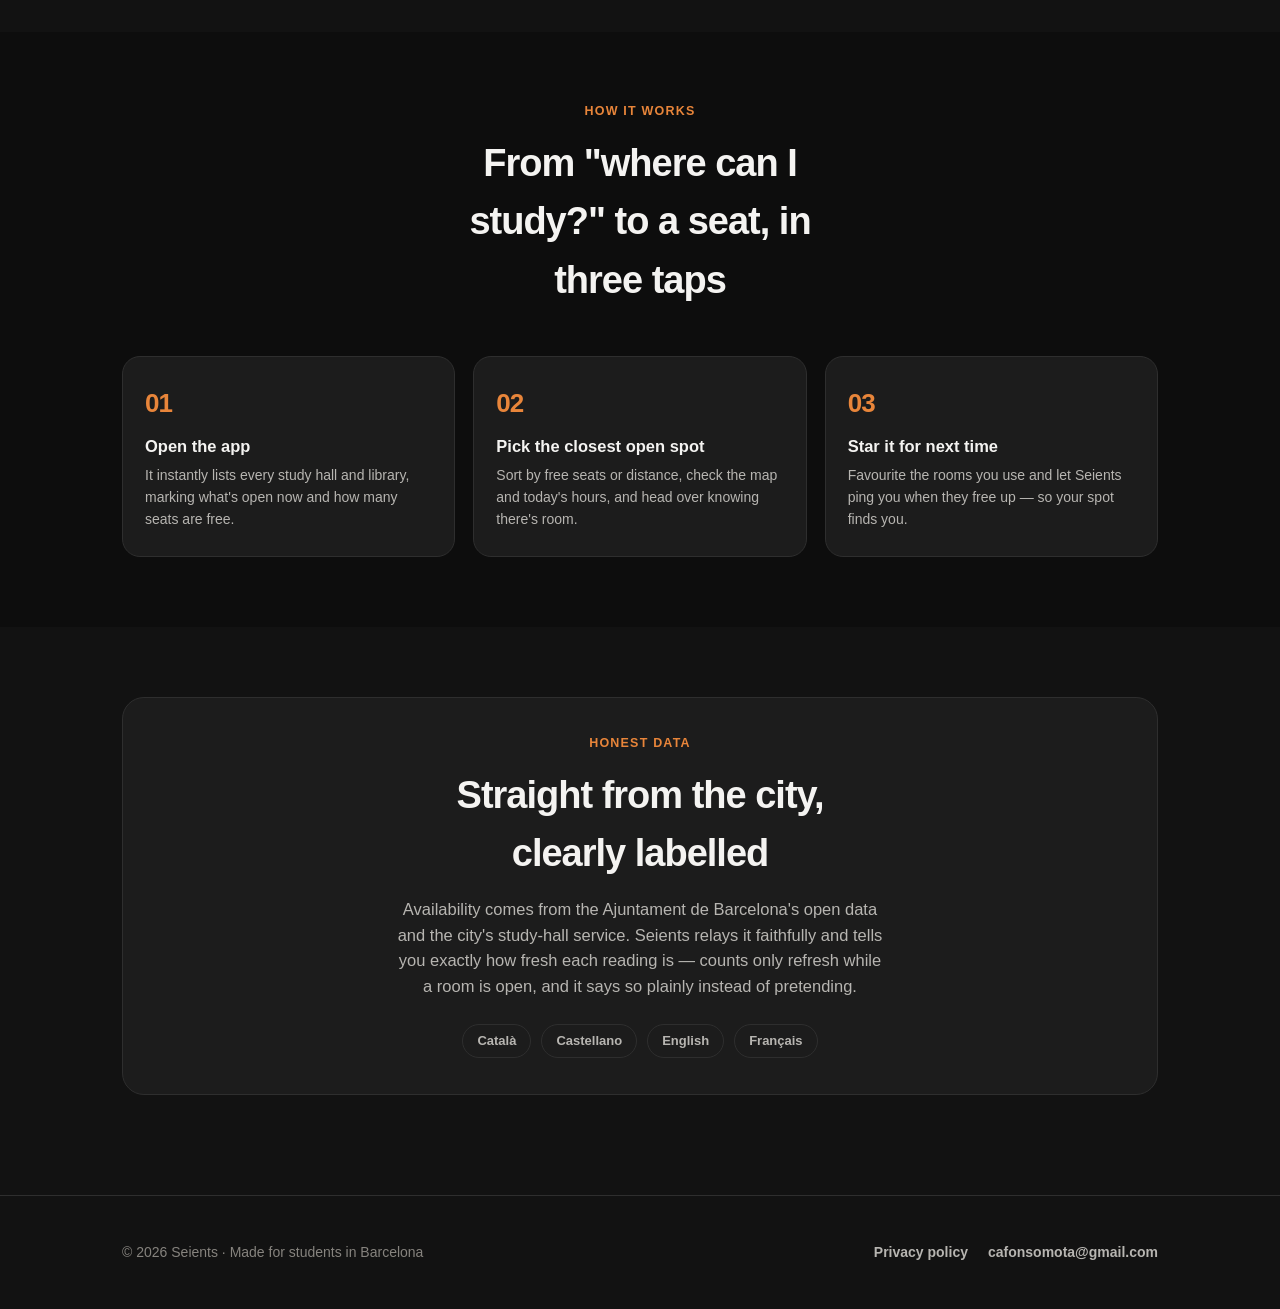
<file: seients/index.html>
<!doctype html>
<html lang="en">
<head>
<meta charset="utf-8" />
<meta name="viewport" content="width=device-width, initial-scale=1" />
<title>Seients — find a free seat to study in Barcelona</title>
<meta name="description" content="Seients shows live free-seat counts for Barcelona's municipal study halls and 50+ public libraries, sorts them by what's open and closest, and alerts you when your favourite frees up." />
<meta property="og:title" content="Seients — study seats in Barcelona, live" />
<meta property="og:description" content="Find a free seat to study in Barcelona, right now. Live availability for study halls + 50 libraries." />
<meta property="og:type" content="website" />
<style>
  :root{
    --bg:#121212; --bg2:#0d0d0d; --surface:#1c1c1c; --surface2:#242424;
    --hair:#2e2e2e; --text:#f4f3f1; --text2:#b7b5b1; --text3:#86837e;
    --accent:#e8853a; --accent-soft:#3a2a1c; --green:#54b06a;
    --maxw:1080px;
  }
  *{box-sizing:border-box;margin:0;padding:0}
  html{scroll-behavior:smooth}
  body{
    background:var(--bg); color:var(--text);
    font-family:-apple-system,BlinkMacSystemFont,"Segoe UI",Roboto,Helvetica,Arial,sans-serif;
    line-height:1.55; -webkit-font-smoothing:antialiased;
  }
  a{color:inherit;text-decoration:none}
  .wrap{max-width:var(--maxw);margin:0 auto;padding:0 22px}
  .accent{color:var(--accent)}

  /* nav */
  nav{position:sticky;top:0;z-index:10;background:rgba(18,18,18,.82);backdrop-filter:blur(10px);border-bottom:1px solid var(--hair)}
  nav .wrap{display:flex;align-items:center;justify-content:space-between;height:62px}
  .brand{font-weight:800;font-size:20px;letter-spacing:-.4px;display:flex;align-items:center;gap:7px}
  .brand .dot{width:7px;height:7px;border-radius:50%;background:var(--accent);display:inline-block;margin-top:3px}
  .nav-links{display:flex;gap:22px;font-size:14.5px;font-weight:600;color:var(--text2)}
  .nav-links a:hover{color:var(--text)}

  /* hero */
  header{padding:86px 0 64px;text-align:center;background:
    radial-gradient(1200px 460px at 50% -120px, rgba(232,133,58,.16), transparent 70%)}
  .pill{display:inline-flex;align-items:center;gap:8px;border:1px solid var(--hair);background:var(--surface);
    border-radius:999px;padding:7px 15px;font-size:13px;font-weight:700;color:var(--text2);margin-bottom:26px}
  .pill .dot{width:7px;height:7px;border-radius:50%;background:var(--accent)}
  h1{font-size:clamp(34px,6vw,60px);line-height:1.04;letter-spacing:-1.6px;font-weight:800;max-width:14ch;margin:0 auto}
  header p.sub{margin:22px auto 0;max-width:50ch;font-size:clamp(16px,2.4vw,19px);color:var(--text2)}
  .cta-row{margin-top:34px;display:flex;gap:14px;justify-content:center;flex-wrap:wrap;align-items:center}
  .badge{display:inline-flex;align-items:center;gap:11px;background:var(--surface);border:1px solid var(--hair);
    border-radius:14px;padding:12px 20px;font-weight:700}
  .badge small{display:block;font-size:11px;font-weight:600;color:var(--text3);letter-spacing:.3px}
  .badge b{font-size:17px;letter-spacing:-.2px}
  .ghost{color:var(--text2);font-weight:600;font-size:14.5px;border-bottom:1px solid transparent;padding-bottom:2px}
  .ghost:hover{color:var(--text);border-color:var(--accent)}

  /* sections */
  section{padding:70px 0}
  .eyebrow{font-size:12.5px;font-weight:800;letter-spacing:1.2px;text-transform:uppercase;color:var(--accent);margin-bottom:12px;text-align:center}
  h2{font-size:clamp(26px,4vw,38px);letter-spacing:-1px;font-weight:800;text-align:center;max-width:18ch;margin:0 auto 14px}
  .lead{text-align:center;color:var(--text2);max-width:54ch;margin:0 auto;font-size:16.5px}

  .grid{display:grid;grid-template-columns:repeat(auto-fit,minmax(250px,1fr));gap:18px;margin-top:46px}
  .card{background:var(--surface);border:1px solid var(--hair);border-radius:18px;padding:26px}
  .card .ic{width:42px;height:42px;border-radius:12px;background:var(--accent-soft);display:flex;align-items:center;justify-content:center;margin-bottom:16px}
  .card h3{font-size:18px;letter-spacing:-.3px;margin-bottom:8px}
  .card p{color:var(--text2);font-size:14.5px}

  /* steps */
  .steps{display:grid;grid-template-columns:repeat(auto-fit,minmax(220px,1fr));gap:18px;margin-top:46px;counter-reset:s}
  .step{position:relative;padding:26px 22px;background:var(--surface);border:1px solid var(--hair);border-radius:18px}
  .step::before{counter-increment:s;content:"0" counter(s);font-weight:800;font-size:26px;color:var(--accent);letter-spacing:-1px;display:block;margin-bottom:10px}
  .step h3{font-size:16.5px;margin-bottom:6px}
  .step p{color:var(--text2);font-size:14px}

  /* honesty strip */
  .strip{background:var(--surface);border:1px solid var(--hair);border-radius:22px;padding:36px;text-align:center}
  .strip h2{margin-bottom:14px}
  .langs{display:flex;gap:10px;justify-content:center;flex-wrap:wrap;margin-top:24px}
  .lang{border:1px solid var(--hair);border-radius:999px;padding:6px 14px;font-size:13px;font-weight:700;color:var(--text2)}

  footer{border-top:1px solid var(--hair);padding:46px 0;color:var(--text3);font-size:14px;margin-top:30px}
  footer .wrap{display:flex;justify-content:space-between;gap:18px;flex-wrap:wrap;align-items:center}
  footer a{color:var(--text2);font-weight:600}
  footer a:hover{color:var(--accent)}
  .foot-links{display:flex;gap:20px}
  svg{display:block}
</style>
</head>
<body>

<nav>
  <div class="wrap">
    <div class="brand">Seients<span class="dot"></span></div>
    <div class="nav-links">
      <a href="#features">Features</a>
      <a href="#how">How it works</a>
      <a href="privacy.html">Privacy</a>
    </div>
  </div>
</nav>

<header>
  <div class="wrap">
    <span class="pill"><span class="dot"></span> Barcelona · live study-seat availability</span>
    <h1>Find a free seat to study in Barcelona, right&nbsp;now.</h1>
    <p class="sub">Seients shows live free-seat counts for the city's municipal study halls and 50+ public libraries — sorted by what's open and closest to you, with an alert when your favourite frees up.</p>
    <div class="cta-row">
      <span class="badge">
        <svg width="22" height="24" viewBox="0 0 24 26" fill="none" xmlns="http://www.w3.org/2000/svg" aria-hidden="true">
          <path d="M2 2.2 14.8 13 2 23.8c-.6.3-1.3-.1-1.3-.8V3c0-.7.7-1.1 1.3-.8Z" fill="#e8853a"/>
          <path d="m17.6 10.2 3.2 1.8c.9.5.9 1.7 0 2.2l-3.2 1.8L14.8 13l2.8-2.8Z" fill="#54b06a"/>
        </svg>
        <span><small>COMING SOON ON</small><b>Google Play</b></span>
      </span>
      <a class="ghost" href="#features">See what it does ↓</a>
    </div>
  </div>
</header>

<section id="features">
  <div class="wrap">
    <p class="eyebrow">Why Seients</p>
    <h2>Stop wandering between full rooms</h2>
    <p class="lead">One glance answers the only question that matters: where can I sit and study, near me, right now.</p>
    <div class="grid">
      <div class="card">
        <div class="ic"><svg width="22" height="22" viewBox="0 0 24 24" fill="none"><circle cx="12" cy="12" r="9" stroke="#e8853a" stroke-width="2"/><path d="M12 7v5l3 2" stroke="#e8853a" stroke-width="2" stroke-linecap="round"/></svg></div>
        <h3>Live free seats</h3>
        <p>Real-time free-seat counts for Barcelona's night study halls, with a capacity bar so you know how full a room is before you go.</p>
      </div>
      <div class="card">
        <div class="ic"><svg width="22" height="22" viewBox="0 0 24 24" fill="none"><path d="M4 5h16v14H4z" stroke="#e8853a" stroke-width="2"/><path d="M8 5v14M4 9h4" stroke="#e8853a" stroke-width="2"/></svg></div>
        <h3>50+ libraries too</h3>
        <p>Every municipal public library, with today's opening hours and how busy it usually is — so daytime study is covered, not just the evening halls.</p>
      </div>
      <div class="card">
        <div class="ic"><svg width="22" height="22" viewBox="0 0 24 24" fill="none"><path d="M12 3a6 6 0 0 0-6 6c0 4 6 11 6 11s6-7 6-11a6 6 0 0 0-6-6Z" stroke="#e8853a" stroke-width="2"/><circle cx="12" cy="9" r="2.2" stroke="#e8853a" stroke-width="2"/></svg></div>
        <h3>Open &amp; closest first</h3>
        <p>Sort by most free seats or by walking distance. A "best right now" pick surfaces the single closest open spot with space.</p>
      </div>
      <div class="card">
        <div class="ic"><svg width="22" height="22" viewBox="0 0 24 24" fill="none"><path d="M18 8a6 6 0 0 0-12 0c0 7-3 9-3 9h18s-3-2-3-9Z" stroke="#e8853a" stroke-width="2" stroke-linejoin="round"/><path d="M10.5 21a1.8 1.8 0 0 0 3 0" stroke="#e8853a" stroke-width="2" stroke-linecap="round"/></svg></div>
        <h3>Seat alerts</h3>
        <p>Star a favourite room and get a push the moment seats free up — no more refreshing or walking over to a full hall.</p>
      </div>
      <div class="card">
        <div class="ic"><svg width="22" height="22" viewBox="0 0 24 24" fill="none"><path d="M12 3 5 6v6c0 4 3 7 7 9 4-2 7-5 7-9V6l-7-3Z" stroke="#e8853a" stroke-width="2" stroke-linejoin="round"/></svg></div>
        <h3>Private by design</h3>
        <p>No account, no ads, no tracking, no analytics. Your location stays on your phone — it's only ever used on-device to measure distance.</p>
      </div>
      <div class="card">
        <div class="ic"><svg width="22" height="22" viewBox="0 0 24 24" fill="none"><path d="M3 12h18M12 3v18" stroke="#e8853a" stroke-width="2"/><circle cx="12" cy="12" r="9" stroke="#e8853a" stroke-width="2"/></svg></div>
        <h3>Works in 4 languages</h3>
        <p>Català, Castellano, English and Français — with a calm dark mode and offline fallback when you lose signal on the metro.</p>
      </div>
    </div>
  </div>
</section>

<section id="how" style="background:var(--bg2)">
  <div class="wrap">
    <p class="eyebrow">How it works</p>
    <h2>From "where can I study?" to a seat, in three taps</h2>
    <div class="steps">
      <div class="step"><h3>Open the app</h3><p>It instantly lists every study hall and library, marking what's open now and how many seats are free.</p></div>
      <div class="step"><h3>Pick the closest open spot</h3><p>Sort by free seats or distance, check the map and today's hours, and head over knowing there's room.</p></div>
      <div class="step"><h3>Star it for next time</h3><p>Favourite the rooms you use and let Seients ping you when they free up — so your spot finds you.</p></div>
    </div>
  </div>
</section>

<section>
  <div class="wrap">
    <div class="strip">
      <p class="eyebrow">Honest data</p>
      <h2>Straight from the city, clearly labelled</h2>
      <p class="lead">Availability comes from the Ajuntament de Barcelona's open data and the city's study-hall service. Seients relays it faithfully and tells you exactly how fresh each reading is — counts only refresh while a room is open, and it says so plainly instead of pretending.</p>
      <div class="langs"><span class="lang">Català</span><span class="lang">Castellano</span><span class="lang">English</span><span class="lang">Français</span></div>
    </div>
  </div>
</section>

<footer>
  <div class="wrap">
    <div>© <span id="yr">2026</span> Seients · Made for students in Barcelona</div>
    <div class="foot-links">
      <a href="privacy.html">Privacy policy</a>
      <a href="mailto:cafonsomota@gmail.com">cafonsomota@gmail.com</a>
    </div>
  </div>
</footer>

<script>document.getElementById('yr').textContent=new Date().getFullYear();</script>
</body>
</html>
</file>
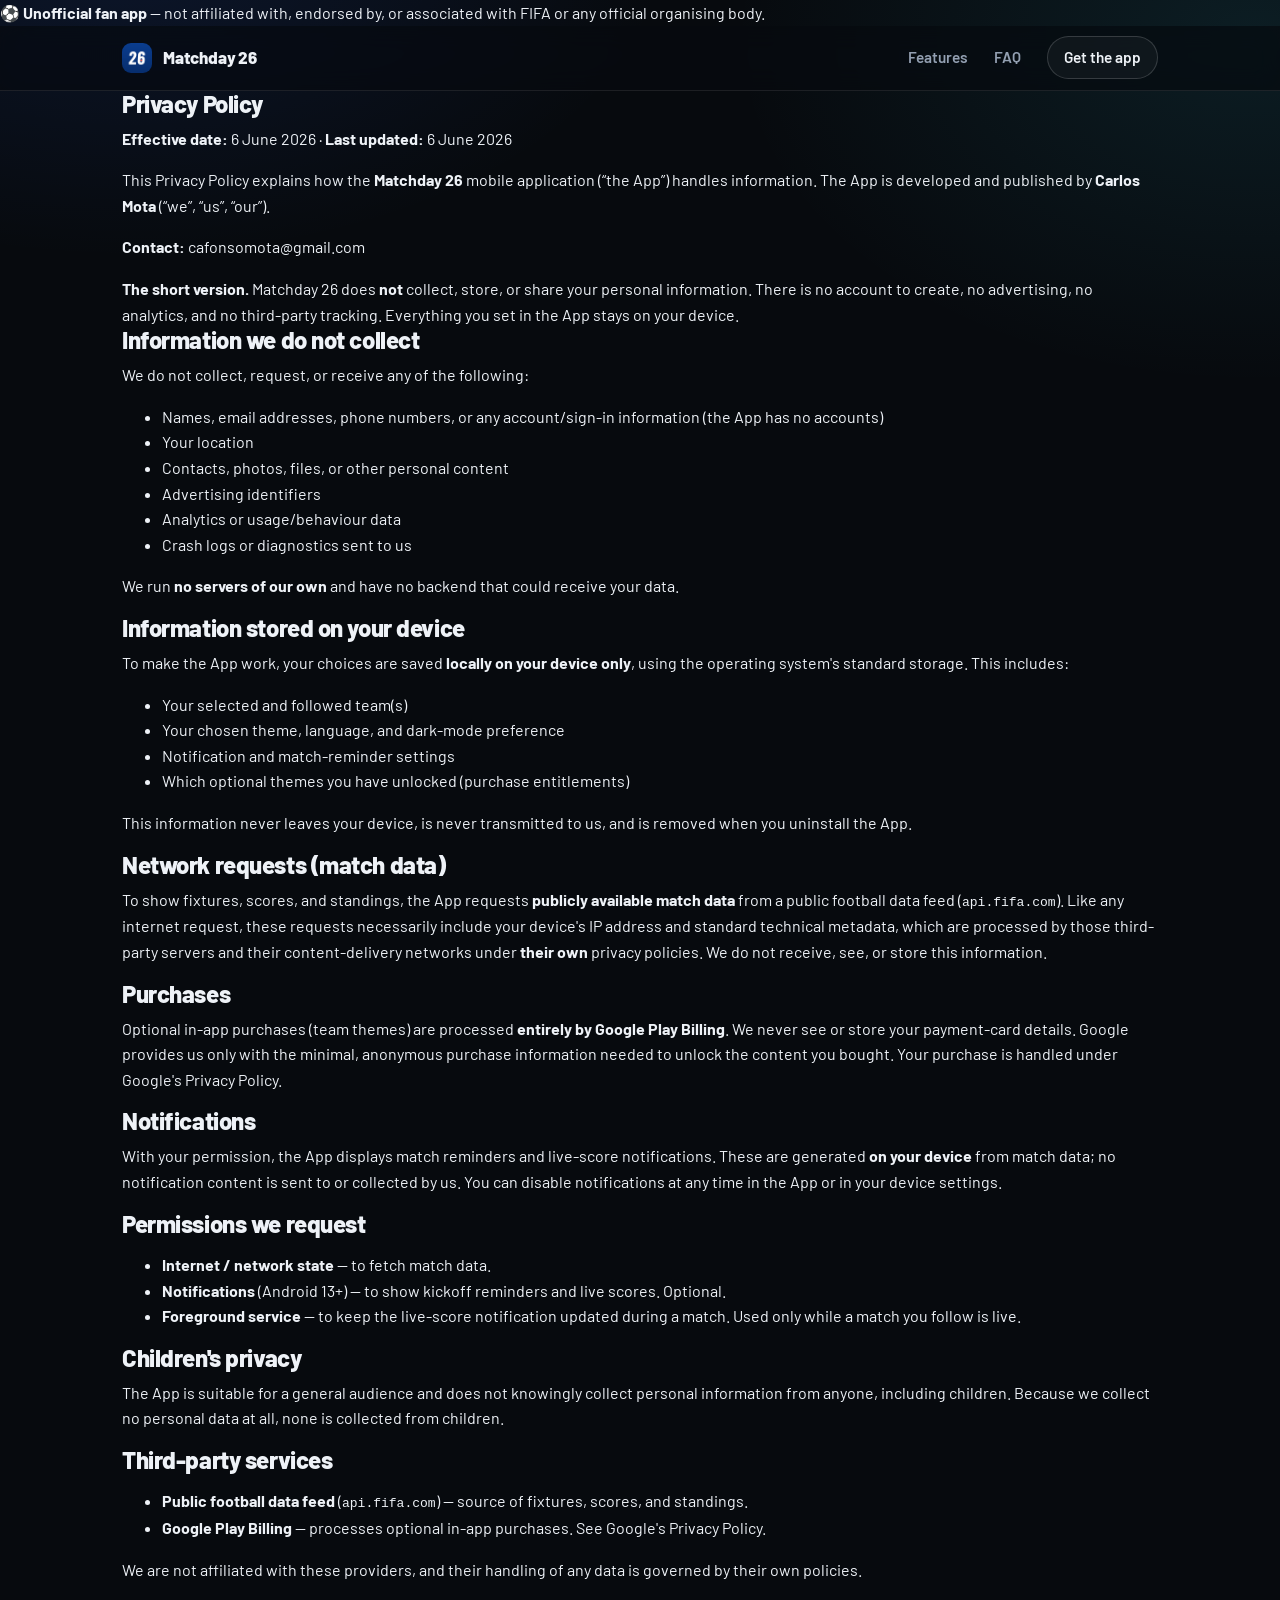
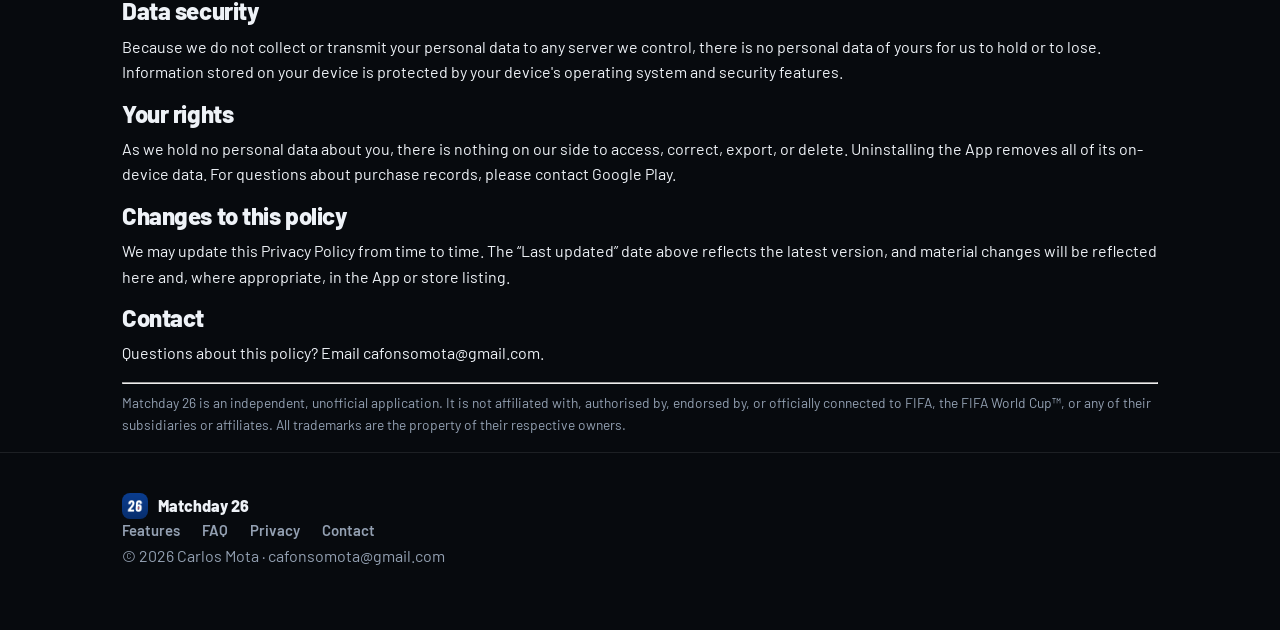
<file: privacy.html>
<!DOCTYPE html>
<html lang="en">
<head>
<meta charset="utf-8">
<meta name="viewport" content="width=device-width, initial-scale=1">
<title>Privacy Policy — Matchday 26</title>
<meta name="description" content="Matchday 26 privacy policy. The app collects no personal data: no ads, no analytics, no trackers, no account. Your settings stay on your device.">
<link rel="canonical" href="https://cmota.github.io/matchday26/privacy.html">
<meta name="theme-color" content="#0A3D8F">
<meta property="og:type" content="website">
<meta property="og:title" content="Privacy Policy — Matchday 26">
<meta property="og:description" content="Matchday 26 collects no personal data: no ads, no analytics, no trackers, no account.">
<meta property="og:url" content="https://cmota.github.io/matchday26/privacy.html">
<meta property="og:image" content="https://cmota.github.io/matchday26/assets/og-image.png">
<link rel="icon" href="assets/icon-192.png" type="image/png">
<link rel="preconnect" href="https://fonts.googleapis.com">
<link rel="preconnect" href="https://fonts.gstatic.com" crossorigin>
<link href="https://fonts.googleapis.com/css2?family=Barlow:wght@400;600;700;800&family=Barlow+Condensed:wght@600;700&display=swap" rel="stylesheet">
<link rel="stylesheet" href="style.css">
</head>
<body>

<div class="topbar">⚽ <strong>Unofficial fan app</strong> — not affiliated with, endorsed by, or associated with FIFA or any official organising body.</div>

<header class="nav">
  <div class="container nav-inner">
    <a class="brand" href="./"><img src="assets/app-icon.png" alt="Matchday 26 app icon">Matchday 26</a>
    <nav class="nav-links">
      <a href="./#features">Features</a>
      <a href="./#faq">FAQ</a>
      <a class="nav-cta" href="https://play.google.com/store/apps/details?id=com.cmota.matchday">Get the app</a>
    </nav>
  </div>
</header>

<main class="container">
  <article class="legal">
    <h1>Privacy Policy</h1>
    <p class="meta"><strong>Effective date:</strong> 6 June 2026 · <strong>Last updated:</strong> 6 June 2026</p>

    <p>This Privacy Policy explains how the <strong>Matchday 26</strong> mobile application (“the App”) handles information. The App is developed and published by <strong>Carlos Mota</strong> (“we”, “us”, “our”).</p>
    <p><strong>Contact:</strong> <a href="mailto:cafonsomota@gmail.com">cafonsomota@gmail.com</a></p>

    <div class="tldr">
      <strong>The short version.</strong> Matchday 26 does <strong>not</strong> collect, store, or share your personal information. There is no account to create, no advertising, no analytics, and no third-party tracking. Everything you set in the App stays on your device.
    </div>

    <h2>Information we do not collect</h2>
    <p>We do not collect, request, or receive any of the following:</p>
    <ul>
      <li>Names, email addresses, phone numbers, or any account/sign-in information (the App has no accounts)</li>
      <li>Your location</li>
      <li>Contacts, photos, files, or other personal content</li>
      <li>Advertising identifiers</li>
      <li>Analytics or usage/behaviour data</li>
      <li>Crash logs or diagnostics sent to us</li>
    </ul>
    <p>We run <strong>no servers of our own</strong> and have no backend that could receive your data.</p>

    <h2>Information stored on your device</h2>
    <p>To make the App work, your choices are saved <strong>locally on your device only</strong>, using the operating system's standard storage. This includes:</p>
    <ul>
      <li>Your selected and followed team(s)</li>
      <li>Your chosen theme, language, and dark-mode preference</li>
      <li>Notification and match-reminder settings</li>
      <li>Which optional themes you have unlocked (purchase entitlements)</li>
    </ul>
    <p>This information never leaves your device, is never transmitted to us, and is removed when you uninstall the App.</p>

    <h2>Network requests (match data)</h2>
    <p>To show fixtures, scores, and standings, the App requests <strong>publicly available match data</strong> from a public football data feed (<code>api.fifa.com</code>). Like any internet request, these requests necessarily include your device's IP address and standard technical metadata, which are processed by those third-party servers and their content-delivery networks under <strong>their own</strong> privacy policies. We do not receive, see, or store this information.</p>

    <h2>Purchases</h2>
    <p>Optional in-app purchases (team themes) are processed <strong>entirely by Google Play Billing</strong>. We never see or store your payment-card details. Google provides us only with the minimal, anonymous purchase information needed to unlock the content you bought. Your purchase is handled under <a href="https://policies.google.com/privacy" rel="noopener" target="_blank">Google's Privacy Policy</a>.</p>

    <h2>Notifications</h2>
    <p>With your permission, the App displays match reminders and live-score notifications. These are generated <strong>on your device</strong> from match data; no notification content is sent to or collected by us. You can disable notifications at any time in the App or in your device settings.</p>

    <h2>Permissions we request</h2>
    <ul>
      <li><strong>Internet / network state</strong> — to fetch match data.</li>
      <li><strong>Notifications</strong> (Android 13+) — to show kickoff reminders and live scores. Optional.</li>
      <li><strong>Foreground service</strong> — to keep the live-score notification updated during a match. Used only while a match you follow is live.</li>
    </ul>

    <h2>Children's privacy</h2>
    <p>The App is suitable for a general audience and does not knowingly collect personal information from anyone, including children. Because we collect no personal data at all, none is collected from children.</p>

    <h2>Third-party services</h2>
    <ul>
      <li><strong>Public football data feed</strong> (<code>api.fifa.com</code>) — source of fixtures, scores, and standings.</li>
      <li><strong>Google Play Billing</strong> — processes optional in-app purchases. See <a href="https://policies.google.com/privacy" rel="noopener" target="_blank">Google's Privacy Policy</a>.</li>
    </ul>
    <p>We are not affiliated with these providers, and their handling of any data is governed by their own policies.</p>

    <h2>Data security</h2>
    <p>Because we do not collect or transmit your personal data to any server we control, there is no personal data of yours for us to hold or to lose. Information stored on your device is protected by your device's operating system and security features.</p>

    <h2>Your rights</h2>
    <p>As we hold no personal data about you, there is nothing on our side to access, correct, export, or delete. Uninstalling the App removes all of its on-device data. For questions about purchase records, please contact Google Play.</p>

    <h2>Changes to this policy</h2>
    <p>We may update this Privacy Policy from time to time. The “Last updated” date above reflects the latest version, and material changes will be reflected here and, where appropriate, in the App or store listing.</p>

    <h2>Contact</h2>
    <p>Questions about this policy? Email <a href="mailto:cafonsomota@gmail.com">cafonsomota@gmail.com</a>.</p>

    <hr>
    <p class="muted" style="font-size:.86rem">Matchday 26 is an independent, unofficial application. It is not affiliated with, authorised by, endorsed by, or officially connected to FIFA, the FIFA World Cup™, or any of their subsidiaries or affiliates. All trademarks are the property of their respective owners.</p>
  </article>
</main>

<footer>
  <div class="container">
    <div class="foot-top">
      <a class="foot-brand" href="./"><img src="assets/app-icon.png" alt="">Matchday 26</a>
      <nav class="foot-links">
        <a href="./#features">Features</a>
        <a href="./#faq">FAQ</a>
        <a href="privacy.html">Privacy</a>
        <a href="mailto:cafonsomota@gmail.com">Contact</a>
      </nav>
    </div>
    <p class="foot-disclaimer">© 2026 Carlos Mota · <a href="mailto:cafonsomota@gmail.com">cafonsomota@gmail.com</a></p>
  </div>
</footer>

</body>
</html>
</file>
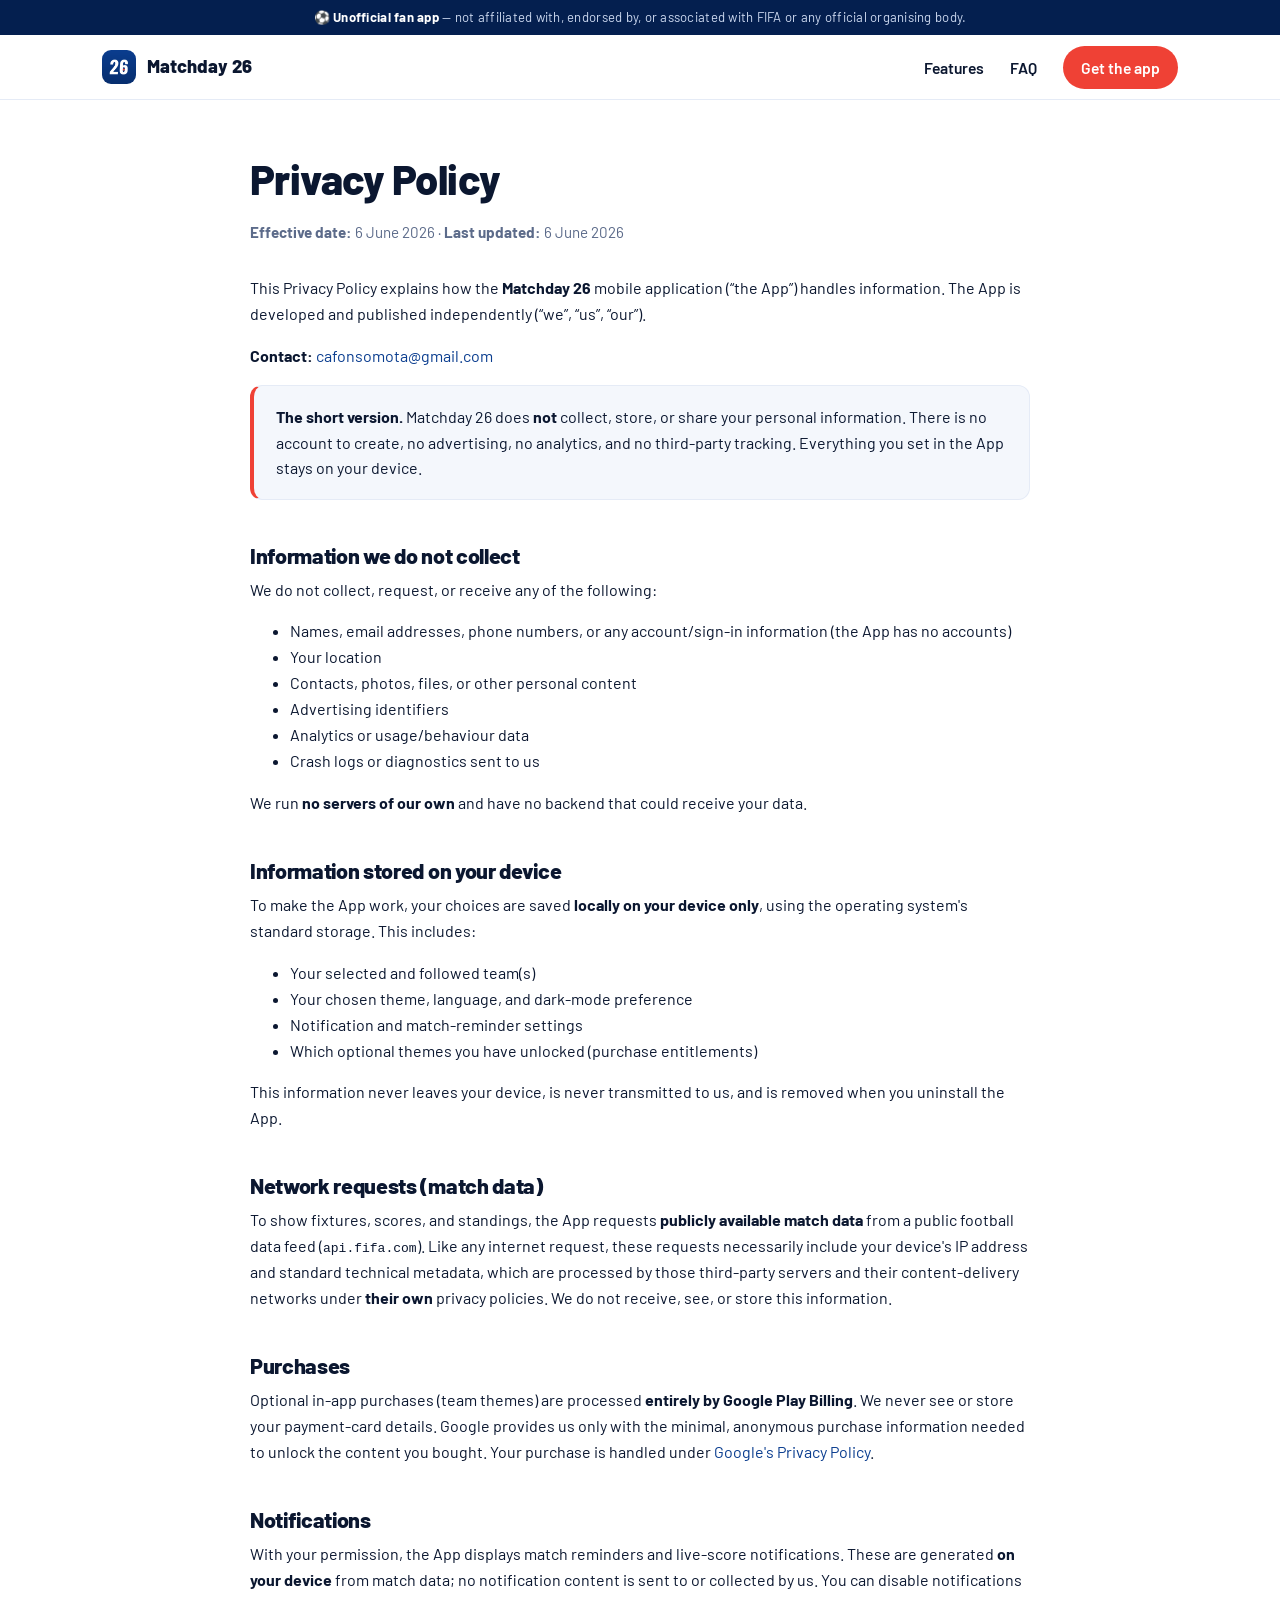
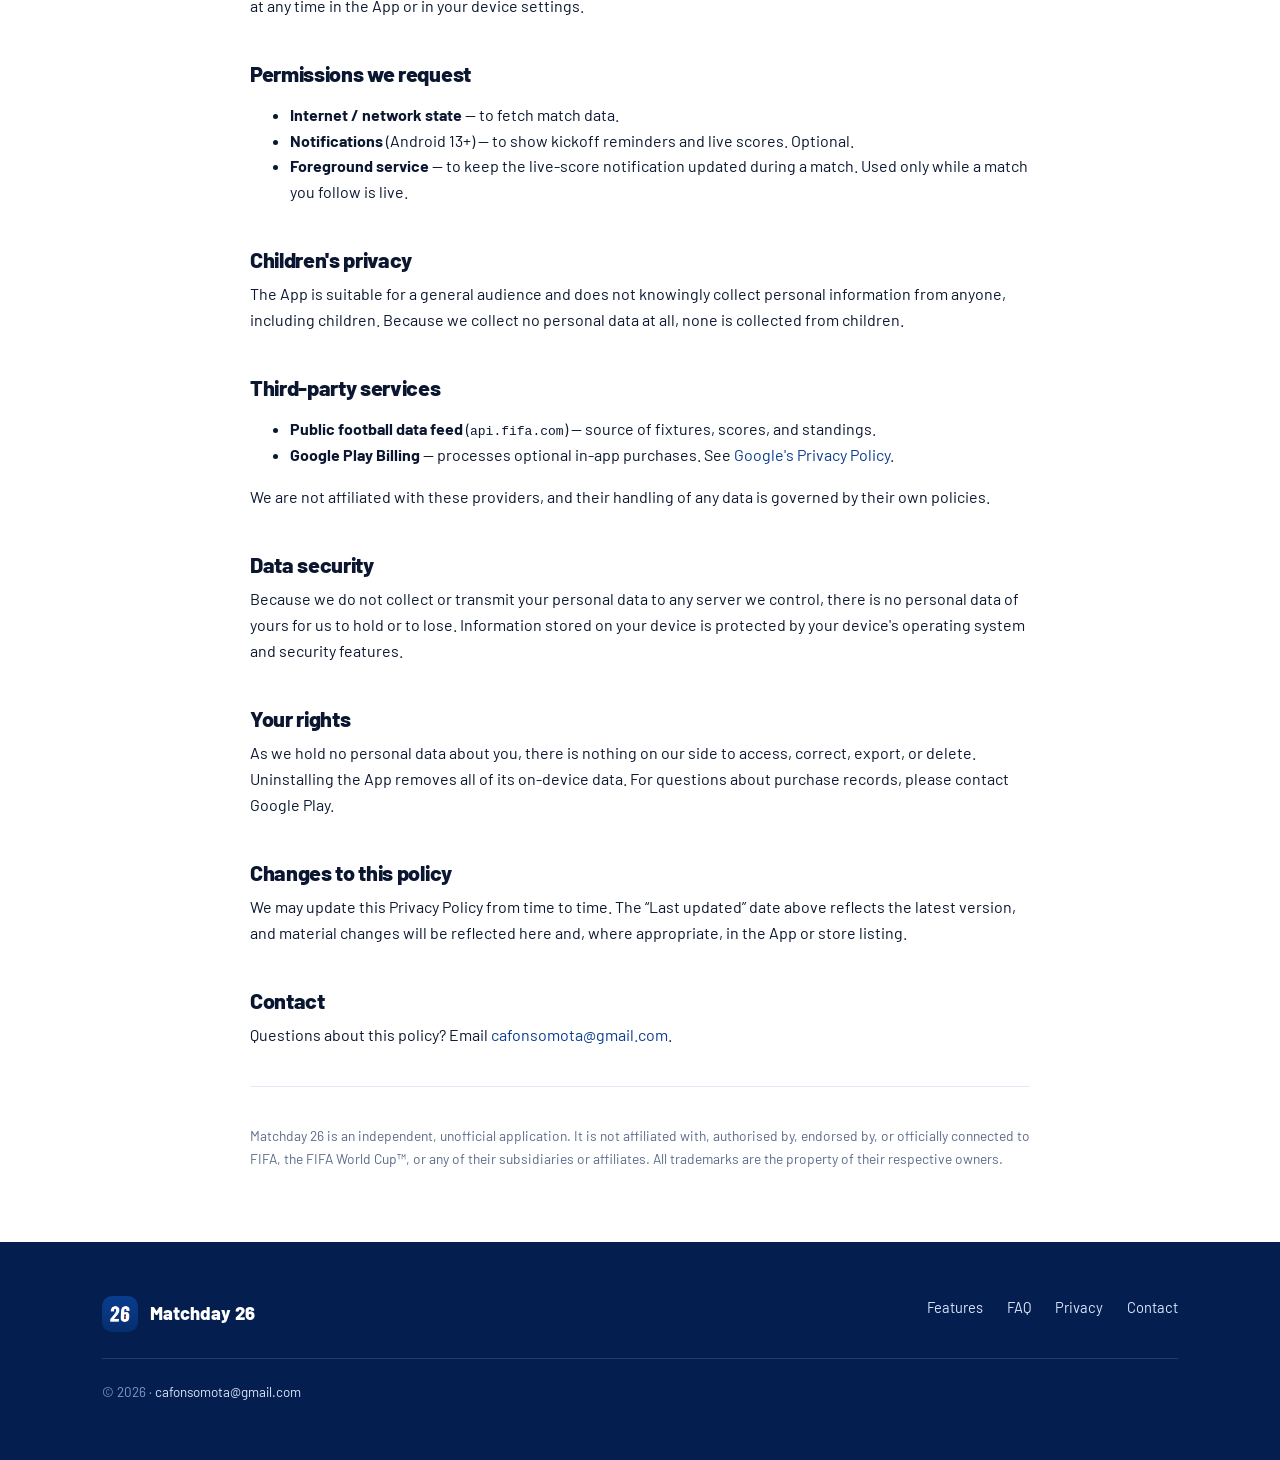
<file: matchday-26/privacy.html>
<!DOCTYPE html>
<html lang="en">
<head>
<meta charset="utf-8">
<meta name="viewport" content="width=device-width, initial-scale=1">
<title>Privacy Policy — Matchday 26</title>
<meta name="description" content="Matchday 26 privacy policy. The app collects no personal data: no ads, no analytics, no trackers, no account. Your settings stay on your device.">
<link rel="canonical" href="https://cmota.github.io/matchday26/privacy.html">
<meta name="theme-color" content="#0A3D8F">
<meta property="og:type" content="website">
<meta property="og:title" content="Privacy Policy — Matchday 26">
<meta property="og:description" content="Matchday 26 collects no personal data: no ads, no analytics, no trackers, no account.">
<meta property="og:url" content="https://cmota.github.io/matchday26/privacy.html">
<meta property="og:image" content="https://cmota.github.io/matchday26/assets/og-image.png">
<link rel="icon" href="assets/icon-192.png" type="image/png">
<link rel="preconnect" href="https://fonts.googleapis.com">
<link rel="preconnect" href="https://fonts.gstatic.com" crossorigin>
<link href="https://fonts.googleapis.com/css2?family=Barlow:wght@400;600;700;800&family=Barlow+Condensed:wght@600;700&display=swap" rel="stylesheet">
<link rel="stylesheet" href="style.css">
</head>
<body>

<div class="topbar">⚽ <strong>Unofficial fan app</strong> — not affiliated with, endorsed by, or associated with FIFA or any official organising body.</div>

<header class="nav">
  <div class="container nav-inner">
    <a class="brand" href="./"><img src="assets/app-icon.png" alt="Matchday 26 app icon">Matchday 26</a>
    <nav class="nav-links">
      <a href="./#features">Features</a>
      <a href="./#faq">FAQ</a>
      <a class="nav-cta" href="https://play.google.com/store/apps/details?id=com.cmota.matchday">Get the app</a>
    </nav>
  </div>
</header>

<main class="container">
  <article class="legal">
    <h1>Privacy Policy</h1>
    <p class="meta"><strong>Effective date:</strong> 6 June 2026 · <strong>Last updated:</strong> 6 June 2026</p>

    <p>This Privacy Policy explains how the <strong>Matchday 26</strong> mobile application (“the App”) handles information. The App is developed and published independently (“we”, “us”, “our”).</p>
    <p><strong>Contact:</strong> <a href="mailto:cafonsomota@gmail.com">cafonsomota@gmail.com</a></p>

    <div class="tldr">
      <strong>The short version.</strong> Matchday 26 does <strong>not</strong> collect, store, or share your personal information. There is no account to create, no advertising, no analytics, and no third-party tracking. Everything you set in the App stays on your device.
    </div>

    <h2>Information we do not collect</h2>
    <p>We do not collect, request, or receive any of the following:</p>
    <ul>
      <li>Names, email addresses, phone numbers, or any account/sign-in information (the App has no accounts)</li>
      <li>Your location</li>
      <li>Contacts, photos, files, or other personal content</li>
      <li>Advertising identifiers</li>
      <li>Analytics or usage/behaviour data</li>
      <li>Crash logs or diagnostics sent to us</li>
    </ul>
    <p>We run <strong>no servers of our own</strong> and have no backend that could receive your data.</p>

    <h2>Information stored on your device</h2>
    <p>To make the App work, your choices are saved <strong>locally on your device only</strong>, using the operating system's standard storage. This includes:</p>
    <ul>
      <li>Your selected and followed team(s)</li>
      <li>Your chosen theme, language, and dark-mode preference</li>
      <li>Notification and match-reminder settings</li>
      <li>Which optional themes you have unlocked (purchase entitlements)</li>
    </ul>
    <p>This information never leaves your device, is never transmitted to us, and is removed when you uninstall the App.</p>

    <h2>Network requests (match data)</h2>
    <p>To show fixtures, scores, and standings, the App requests <strong>publicly available match data</strong> from a public football data feed (<code>api.fifa.com</code>). Like any internet request, these requests necessarily include your device's IP address and standard technical metadata, which are processed by those third-party servers and their content-delivery networks under <strong>their own</strong> privacy policies. We do not receive, see, or store this information.</p>

    <h2>Purchases</h2>
    <p>Optional in-app purchases (team themes) are processed <strong>entirely by Google Play Billing</strong>. We never see or store your payment-card details. Google provides us only with the minimal, anonymous purchase information needed to unlock the content you bought. Your purchase is handled under <a href="https://policies.google.com/privacy" rel="noopener" target="_blank">Google's Privacy Policy</a>.</p>

    <h2>Notifications</h2>
    <p>With your permission, the App displays match reminders and live-score notifications. These are generated <strong>on your device</strong> from match data; no notification content is sent to or collected by us. You can disable notifications at any time in the App or in your device settings.</p>

    <h2>Permissions we request</h2>
    <ul>
      <li><strong>Internet / network state</strong> — to fetch match data.</li>
      <li><strong>Notifications</strong> (Android 13+) — to show kickoff reminders and live scores. Optional.</li>
      <li><strong>Foreground service</strong> — to keep the live-score notification updated during a match. Used only while a match you follow is live.</li>
    </ul>

    <h2>Children's privacy</h2>
    <p>The App is suitable for a general audience and does not knowingly collect personal information from anyone, including children. Because we collect no personal data at all, none is collected from children.</p>

    <h2>Third-party services</h2>
    <ul>
      <li><strong>Public football data feed</strong> (<code>api.fifa.com</code>) — source of fixtures, scores, and standings.</li>
      <li><strong>Google Play Billing</strong> — processes optional in-app purchases. See <a href="https://policies.google.com/privacy" rel="noopener" target="_blank">Google's Privacy Policy</a>.</li>
    </ul>
    <p>We are not affiliated with these providers, and their handling of any data is governed by their own policies.</p>

    <h2>Data security</h2>
    <p>Because we do not collect or transmit your personal data to any server we control, there is no personal data of yours for us to hold or to lose. Information stored on your device is protected by your device's operating system and security features.</p>

    <h2>Your rights</h2>
    <p>As we hold no personal data about you, there is nothing on our side to access, correct, export, or delete. Uninstalling the App removes all of its on-device data. For questions about purchase records, please contact Google Play.</p>

    <h2>Changes to this policy</h2>
    <p>We may update this Privacy Policy from time to time. The “Last updated” date above reflects the latest version, and material changes will be reflected here and, where appropriate, in the App or store listing.</p>

    <h2>Contact</h2>
    <p>Questions about this policy? Email <a href="mailto:cafonsomota@gmail.com">cafonsomota@gmail.com</a>.</p>

    <hr>
    <p class="muted" style="font-size:.86rem">Matchday 26 is an independent, unofficial application. It is not affiliated with, authorised by, endorsed by, or officially connected to FIFA, the FIFA World Cup™, or any of their subsidiaries or affiliates. All trademarks are the property of their respective owners.</p>
  </article>
</main>

<footer>
  <div class="container">
    <div class="foot-top">
      <a class="foot-brand" href="./"><img src="assets/app-icon.png" alt="">Matchday 26</a>
      <nav class="foot-links">
        <a href="./#features">Features</a>
        <a href="./#faq">FAQ</a>
        <a href="privacy.html">Privacy</a>
        <a href="mailto:cafonsomota@gmail.com">Contact</a>
      </nav>
    </div>
    <p class="foot-disclaimer">© 2026 · <a href="mailto:cafonsomota@gmail.com">cafonsomota@gmail.com</a></p>
  </div>
</footer>

</body>
</html>
</file>
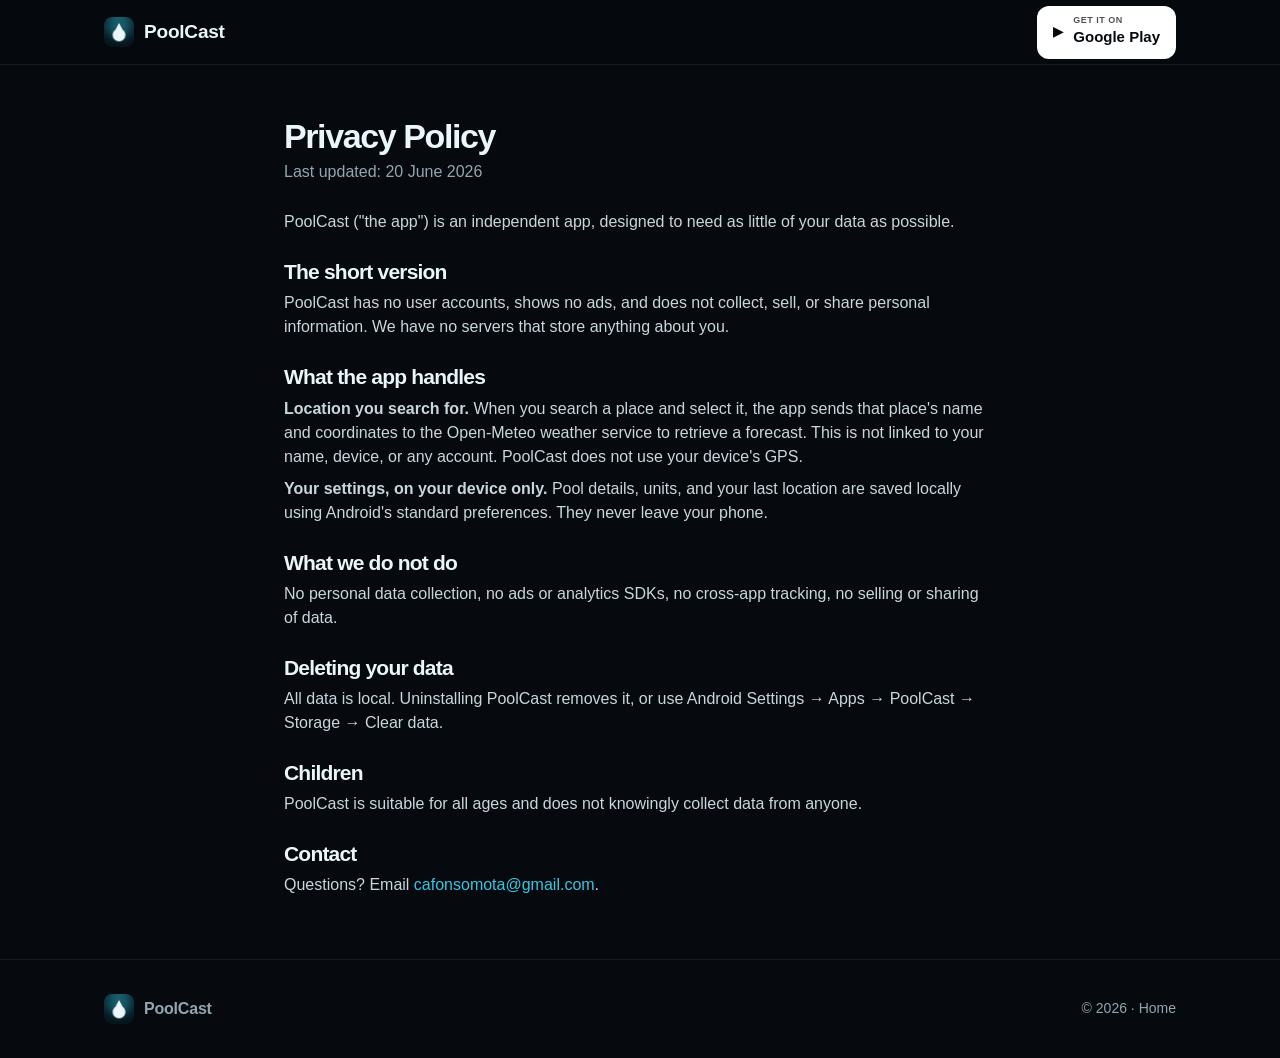
<file: poolcast/privacy.html>
<!doctype html>
<html lang="en"><head><meta charset="utf-8"><meta name="viewport" content="width=device-width, initial-scale=1">
<title>PoolCast &mdash; Privacy Policy</title><link rel="icon" href="[data-uri]"><style>
:root{--ink:#06090E;--ink2:#0A1822;--panel:#0E1B24;--line:rgba(255,255,255,.08);
  --brand:#38C6E0;--warm:#F2C14E;--text:#EAF6FA;--muted:#93A6B0;--maxw:1120px}
*{box-sizing:border-box;margin:0;padding:0}
html{scroll-behavior:smooth}
body{background:var(--ink);color:var(--text);font-family:-apple-system,BlinkMacSystemFont,"Segoe UI",Roboto,Helvetica,Arial,sans-serif;line-height:1.5;-webkit-font-smoothing:antialiased;overflow-x:hidden}
a{color:inherit;text-decoration:none}
.wrap{max-width:var(--maxw);margin:0 auto;padding:0 24px}
.grad{background:linear-gradient(90deg,#38C6E0,#6FE0C0,#F2C14E);-webkit-background-clip:text;background-clip:text;color:transparent}
header{position:sticky;top:0;z-index:20;backdrop-filter:blur(12px);background:rgba(6,9,14,.72);border-bottom:1px solid var(--line)}
.nav{display:flex;align-items:center;justify-content:space-between;height:64px}
.brand{display:flex;align-items:center;gap:10px;font-weight:700;font-size:19px;letter-spacing:-.2px}
.brand img{width:30px;height:30px;border-radius:8px}
.play{display:inline-flex;align-items:center;gap:10px;background:#fff;color:#06090E;font-weight:700;padding:10px 16px;border-radius:12px;transition:transform .15s}
.play:hover{transform:translateY(-1px)}
.play .tri{font-size:13px}
.play small{display:block;font-size:9px;font-weight:600;opacity:.7;letter-spacing:.5px;text-transform:uppercase;line-height:1}
.play b{font-size:15px;line-height:1.1}
.hero{position:relative;padding:84px 0 40px;overflow:hidden}
.hero::before{content:"";position:absolute;inset:-40% 0 auto 0;height:760px;background:radial-gradient(60% 60% at 50% 0,rgba(56,198,224,.20),transparent 70%);pointer-events:none}
.hero-grid{position:relative;display:grid;grid-template-columns:1.1fr .9fr;gap:40px;align-items:center}
.tagpill{display:inline-flex;align-items:center;gap:8px;font-size:13px;font-weight:600;color:var(--brand);border:1px solid rgba(56,198,224,.35);background:rgba(56,198,224,.08);padding:6px 13px;border-radius:999px;margin-bottom:22px}
.tagpill .dot{width:7px;height:7px;border-radius:50%;background:var(--brand);box-shadow:0 0 10px var(--brand)}
h1{font-size:clamp(34px,5.4vw,60px);line-height:1.04;letter-spacing:-1.4px;font-weight:800}
.hero p{color:var(--muted);font-size:clamp(16px,2vw,19px);margin:20px 0 28px;max-width:30em}
.cta-row{display:flex;align-items:center;gap:18px;flex-wrap:wrap}
.cta-note{color:var(--muted);font-size:14px}
.shotwrap{justify-self:center}
.phone{width:min(300px,80vw);border-radius:34px;border:1px solid var(--line);box-shadow:0 40px 90px -30px rgba(0,0,0,.8),0 0 0 1px rgba(56,198,224,.12);display:block}
section.band{padding:64px 0}
.kicker{color:var(--brand);font-weight:700;letter-spacing:.6px;text-transform:uppercase;font-size:13px;margin-bottom:12px}
h2{font-size:clamp(26px,3.6vw,38px);letter-spacing:-.8px;font-weight:800;line-height:1.1}
.lead{color:var(--muted);font-size:18px;margin-top:14px;max-width:42em}
.gap{background:linear-gradient(180deg,transparent,rgba(56,198,224,.05),transparent)}
.gap .wrap{text-align:center}
.features{display:grid;grid-template-columns:repeat(auto-fit,minmax(250px,1fr));gap:18px;margin-top:40px}
.card{background:var(--panel);border:1px solid var(--line);border-radius:18px;padding:24px}
.card .ic{width:42px;height:42px;border-radius:11px;display:grid;place-items:center;font-size:20px;background:rgba(56,198,224,.12);border:1px solid rgba(56,198,224,.25);margin-bottom:14px}
.card h3{font-size:18px;letter-spacing:-.3px}
.card p{color:var(--muted);font-size:15px;margin-top:7px}
.shots{display:flex;gap:20px;margin-top:40px;overflow-x:auto;padding-bottom:8px;scroll-snap-type:x mandatory}
.shots img{width:240px;flex:0 0 auto;border-radius:26px;border:1px solid var(--line);scroll-snap-align:center;box-shadow:0 30px 70px -34px rgba(0,0,0,.8)}
.tablet{margin-top:36px;text-align:center}
.tablet img{width:100%;max-width:900px;border-radius:18px;border:1px solid var(--line);box-shadow:0 40px 90px -36px rgba(0,0,0,.85)}
.steps{display:grid;grid-template-columns:repeat(auto-fit,minmax(220px,1fr));gap:24px;margin-top:40px}
.step .n{display:inline-grid;place-items:center;width:34px;height:34px;border-radius:50%;font-weight:800;color:var(--ink);background:var(--brand);margin-bottom:12px}
.step h3{font-size:17px}.step p{color:var(--muted);font-size:15px;margin-top:6px}
.final{position:relative;text-align:center;padding:86px 0;overflow:hidden}
.final::before{content:"";position:absolute;inset:auto 0 -40% 0;height:680px;background:radial-gradient(60% 60% at 50% 100%,rgba(56,198,224,.18),transparent 70%);pointer-events:none}
.final h2{margin-bottom:26px}.final .play{margin:0 auto}
footer{border-top:1px solid var(--line);padding:34px 0;color:var(--muted);font-size:14px}
.foot{display:flex;justify-content:space-between;gap:16px;flex-wrap:wrap;align-items:center}
.foot a:hover{color:var(--text)}
.legal{max-width:760px;margin:0 auto;padding:54px 24px}
.legal h1{font-size:34px;margin-bottom:6px}.legal .upd{color:var(--muted);margin-bottom:26px}
.legal h2{font-size:21px;margin:26px 0 8px}.legal p{color:#C9D7DD;margin:8px 0}
.legal a{color:var(--brand)}
@media(max-width:780px){.hero{padding:48px 0 20px}.hero-grid{grid-template-columns:1fr;gap:28px;text-align:center}
  .hero p{margin-left:auto;margin-right:auto}.cta-row{justify-content:center}.tagpill{margin-inline:auto}.foot{justify-content:center;text-align:center}}
</style></head><body>
<header><div class="wrap nav"><a class="brand" href="index.html"><img src="[data-uri]" alt="">PoolCast</a><a class="play" href="https://play.google.com/store/apps/details?id=com.cmota.poolcast"><span class="tri">&#9654;</span><span><small>Get it on</small><b>Google Play</b></span></a></div></header>
<main class="legal">
<h1>Privacy Policy</h1><div class="upd">Last updated: 20 June 2026</div>
<p>PoolCast ("the app") is an independent app, designed to need as little of your data as possible.</p>
<h2>The short version</h2><p>PoolCast has no user accounts, shows no ads, and does not collect, sell, or share personal information. We have no servers that store anything about you.</p>
<h2>What the app handles</h2>
<p><b>Location you search for.</b> When you search a place and select it, the app sends that place's name and coordinates to the Open-Meteo weather service to retrieve a forecast. This is not linked to your name, device, or any account. PoolCast does not use your device's GPS.</p>
<p><b>Your settings, on your device only.</b> Pool details, units, and your last location are saved locally using Android's standard preferences. They never leave your phone.</p>
<h2>What we do not do</h2><p>No personal data collection, no ads or analytics SDKs, no cross-app tracking, no selling or sharing of data.</p>
<h2>Deleting your data</h2><p>All data is local. Uninstalling PoolCast removes it, or use Android Settings &rarr; Apps &rarr; PoolCast &rarr; Storage &rarr; Clear data.</p>
<h2>Children</h2><p>PoolCast is suitable for all ages and does not knowingly collect data from anyone.</p>
<h2>Contact</h2><p>Questions? Email <a href="mailto:cafonsomota@gmail.com">cafonsomota@gmail.com</a>.</p>
</main>
<footer><div class="wrap foot"><div class="brand" style="font-size:16px"><img src="[data-uri]" alt="">PoolCast</div>
<div>&copy; 2026 &middot; <a href="index.html">Home</a></div></div></footer>
</body></html>
</file>
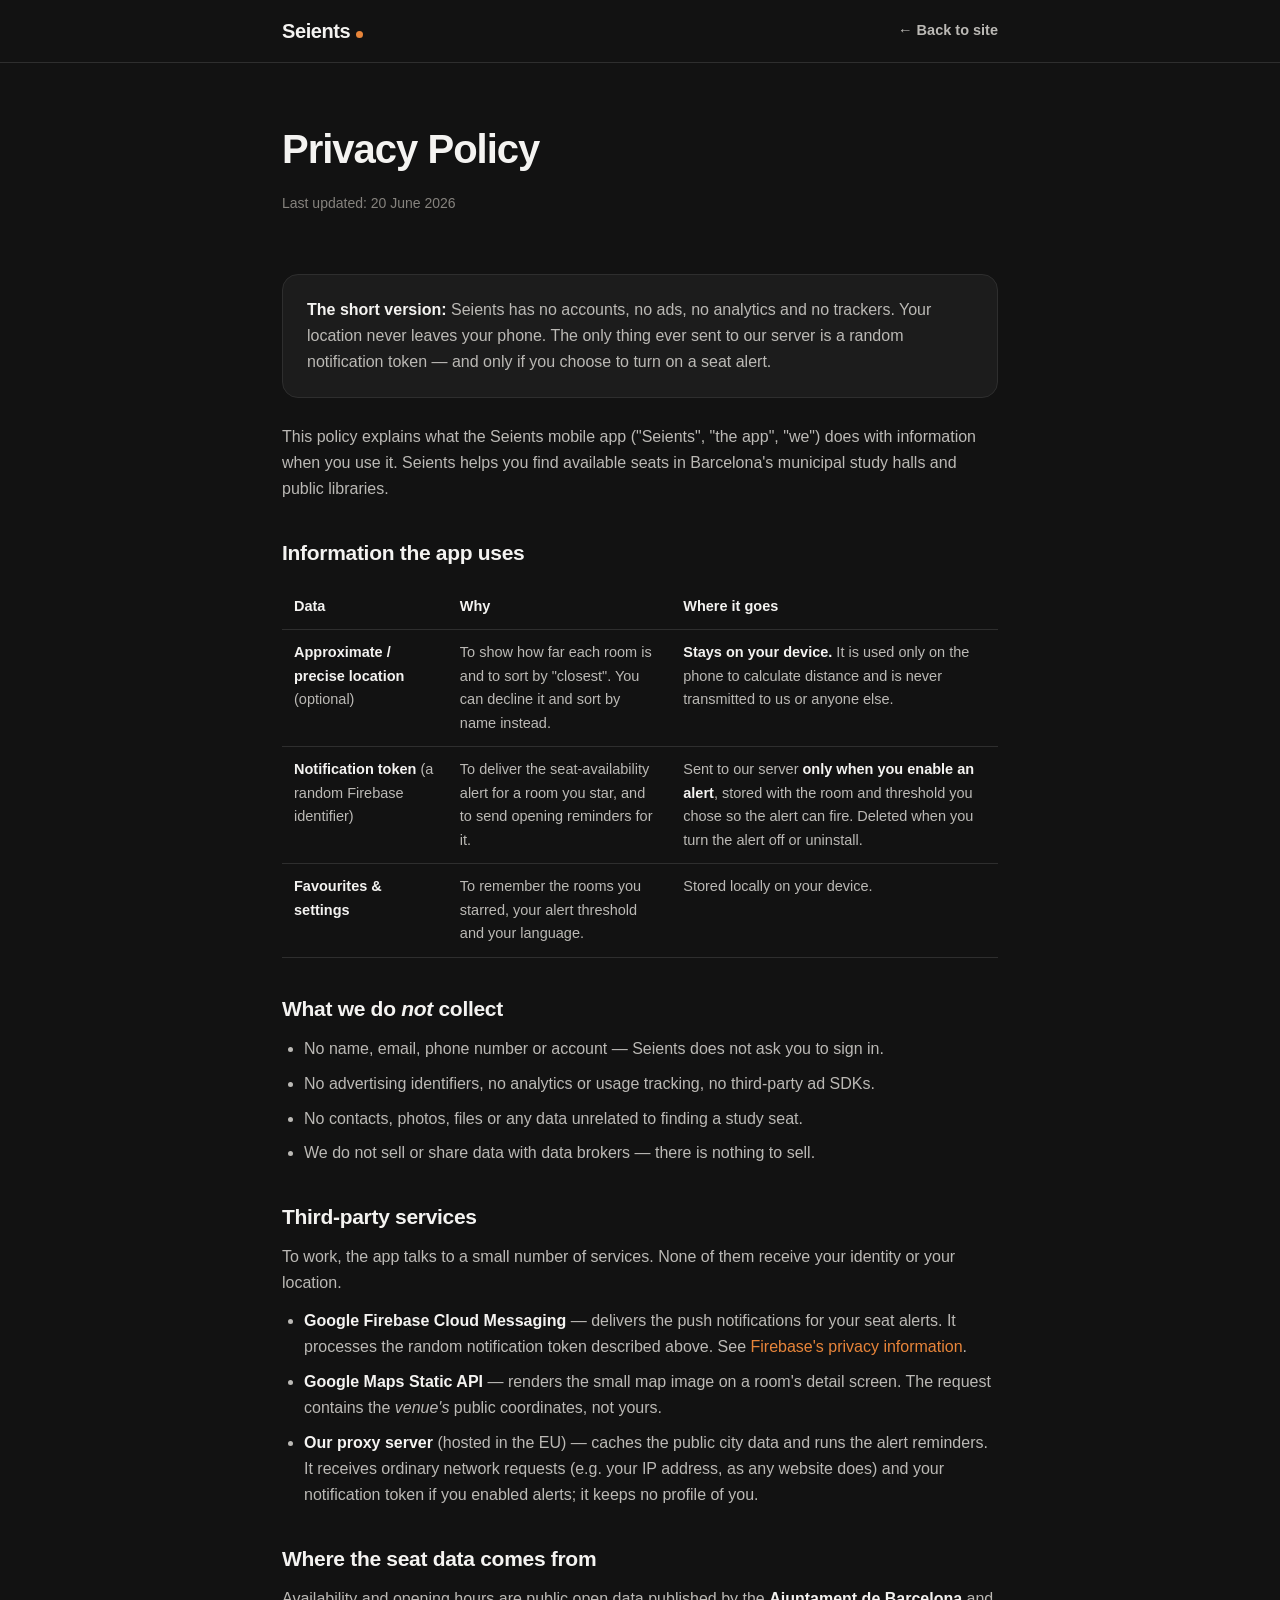
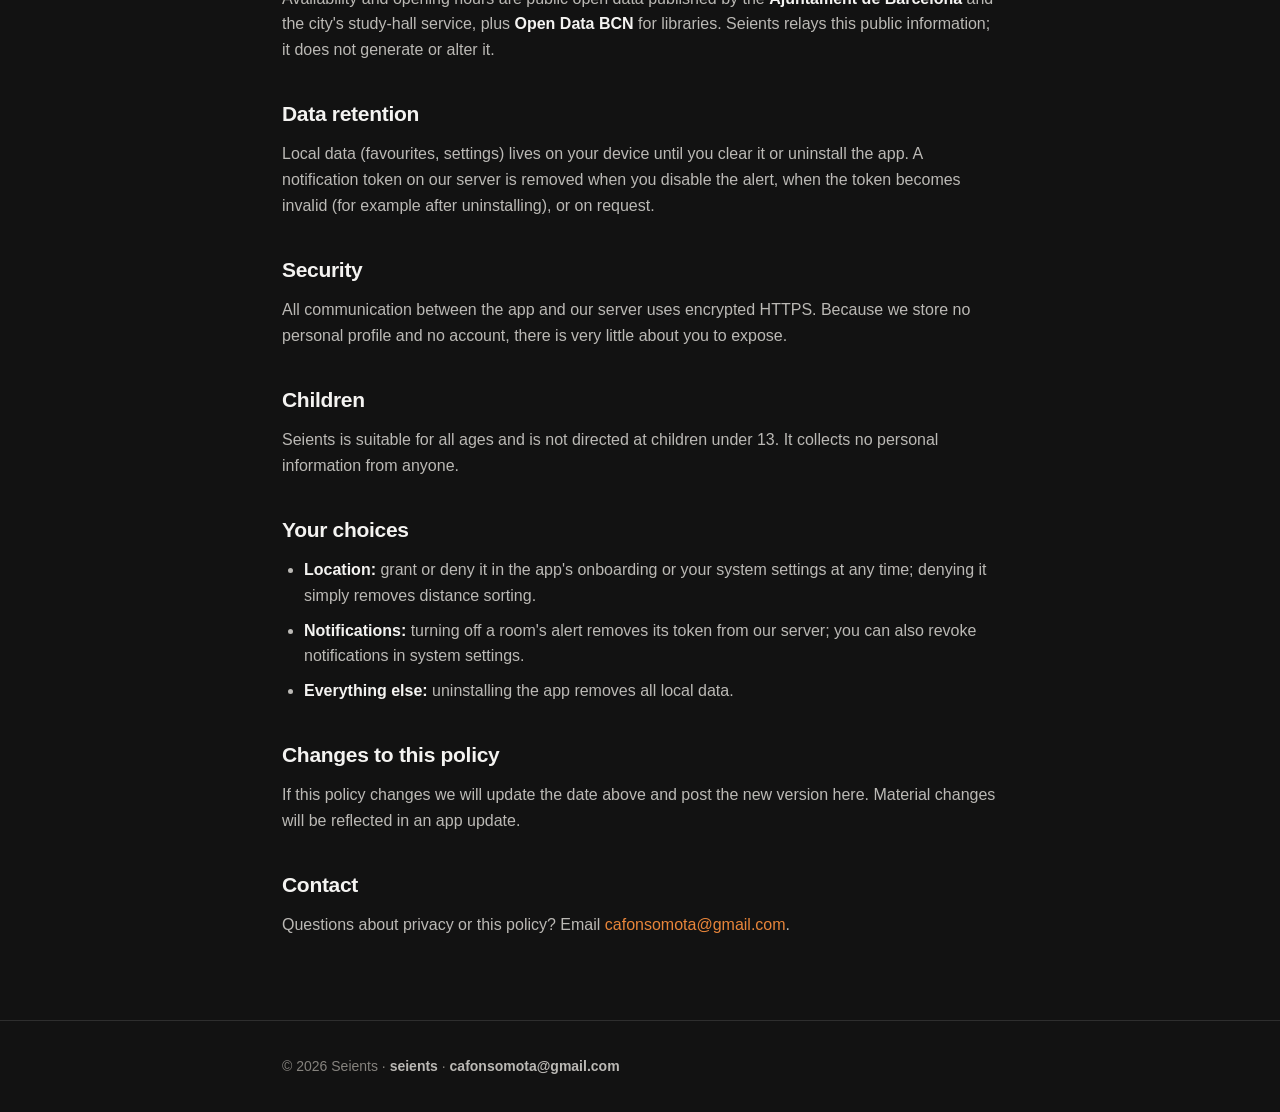
<file: seients/privacy.html>
<!doctype html>
<html lang="en">
<head>
<meta charset="utf-8" />
<meta name="viewport" content="width=device-width, initial-scale=1" />
<title>Privacy Policy — Seients</title>
<meta name="description" content="Privacy policy for the Seients app: what it collects (almost nothing), what stays on your device, and the third parties involved." />
<style>
  :root{
    --bg:#121212;--surface:#1c1c1c;--hair:#2e2e2e;--text:#f4f3f1;--text2:#bbb9b5;--text3:#86837e;--accent:#e8853a;
  }
  *{box-sizing:border-box;margin:0;padding:0}
  body{background:var(--bg);color:var(--text);font-family:-apple-system,BlinkMacSystemFont,"Segoe UI",Roboto,Helvetica,Arial,sans-serif;line-height:1.62;-webkit-font-smoothing:antialiased}
  a{color:var(--accent);text-decoration:none}a:hover{text-decoration:underline}
  .wrap{max-width:760px;margin:0 auto;padding:0 22px}
  nav{border-bottom:1px solid var(--hair)}
  nav .wrap{display:flex;align-items:center;justify-content:space-between;height:62px}
  .brand{font-weight:800;font-size:20px;letter-spacing:-.4px;color:var(--text)}
  .brand .dot{width:7px;height:7px;border-radius:50%;background:var(--accent);display:inline-block;margin-left:6px}
  nav a{color:var(--text2);font-weight:600;font-size:14.5px}
  header{padding:54px 0 8px}
  h1{font-size:clamp(28px,5vw,40px);letter-spacing:-1px;font-weight:800}
  .updated{color:var(--text3);font-size:14px;margin-top:10px}
  main{padding:30px 0 70px}
  h2{font-size:21px;letter-spacing:-.3px;margin:34px 0 10px;font-weight:800}
  p,li{color:var(--text2);font-size:16px;margin-bottom:12px}
  ul{padding-left:22px}li{margin-bottom:9px}
  strong{color:var(--text)}
  .tldr{background:var(--surface);border:1px solid var(--hair);border-radius:16px;padding:22px 24px;margin-top:22px}
  .tldr p{margin-bottom:0}
  table{width:100%;border-collapse:collapse;margin:14px 0;font-size:14.5px}
  th,td{text-align:left;padding:11px 12px;border-bottom:1px solid var(--hair);vertical-align:top}
  th{color:var(--text);font-weight:700}td{color:var(--text2)}
  footer{border-top:1px solid var(--hair);padding:34px 0;color:var(--text3);font-size:14px}
  footer a{color:var(--text2);font-weight:600}
</style>
</head>
<body>
<nav><div class="wrap"><a class="brand" href="index.html">Seients<span class="dot"></span></a><a href="index.html">← Back to site</a></div></nav>

<div class="wrap">
<header>
  <h1>Privacy Policy</h1>
  <div class="updated">Last updated: 20 June 2026</div>
</header>

<main>
  <div class="tldr">
    <p><strong>The short version:</strong> Seients has no accounts, no ads, no analytics and no trackers. Your location never leaves your phone. The only thing ever sent to our server is a random notification token — and only if you choose to turn on a seat alert.</p>
  </div>

  <p style="margin-top:26px">This policy explains what the Seients mobile app ("Seients", "the app", "we") does with information when you use it. Seients helps you find available seats in Barcelona's municipal study halls and public libraries.</p>

  <h2>Information the app uses</h2>
  <table>
    <tr><th>Data</th><th>Why</th><th>Where it goes</th></tr>
    <tr><td><strong>Approximate / precise location</strong> (optional)</td><td>To show how far each room is and to sort by "closest". You can decline it and sort by name instead.</td><td><strong>Stays on your device.</strong> It is used only on the phone to calculate distance and is never transmitted to us or anyone else.</td></tr>
    <tr><td><strong>Notification token</strong> (a random Firebase identifier)</td><td>To deliver the seat-availability alert for a room you star, and to send opening reminders for it.</td><td>Sent to our server <strong>only when you enable an alert</strong>, stored with the room and threshold you chose so the alert can fire. Deleted when you turn the alert off or uninstall.</td></tr>
    <tr><td><strong>Favourites &amp; settings</strong></td><td>To remember the rooms you starred, your alert threshold and your language.</td><td>Stored locally on your device.</td></tr>
  </table>

  <h2>What we do <em>not</em> collect</h2>
  <ul>
    <li>No name, email, phone number or account — Seients does not ask you to sign in.</li>
    <li>No advertising identifiers, no analytics or usage tracking, no third-party ad SDKs.</li>
    <li>No contacts, photos, files or any data unrelated to finding a study seat.</li>
    <li>We do not sell or share data with data brokers — there is nothing to sell.</li>
  </ul>

  <h2>Third-party services</h2>
  <p>To work, the app talks to a small number of services. None of them receive your identity or your location.</p>
  <ul>
    <li><strong>Google Firebase Cloud Messaging</strong> — delivers the push notifications for your seat alerts. It processes the random notification token described above. See <a href="https://firebase.google.com/support/privacy">Firebase's privacy information</a>.</li>
    <li><strong>Google Maps Static API</strong> — renders the small map image on a room's detail screen. The request contains the <em>venue's</em> public coordinates, not yours.</li>
    <li><strong>Our proxy server</strong> (hosted in the EU) — caches the public city data and runs the alert reminders. It receives ordinary network requests (e.g. your IP address, as any website does) and your notification token if you enabled alerts; it keeps no profile of you.</li>
  </ul>

  <h2>Where the seat data comes from</h2>
  <p>Availability and opening hours are public open data published by the <strong>Ajuntament de Barcelona</strong> and the city's study-hall service, plus <strong>Open Data BCN</strong> for libraries. Seients relays this public information; it does not generate or alter it.</p>

  <h2>Data retention</h2>
  <p>Local data (favourites, settings) lives on your device until you clear it or uninstall the app. A notification token on our server is removed when you disable the alert, when the token becomes invalid (for example after uninstalling), or on request.</p>

  <h2>Security</h2>
  <p>All communication between the app and our server uses encrypted HTTPS. Because we store no personal profile and no account, there is very little about you to expose.</p>

  <h2>Children</h2>
  <p>Seients is suitable for all ages and is not directed at children under 13. It collects no personal information from anyone.</p>

  <h2>Your choices</h2>
  <ul>
    <li><strong>Location:</strong> grant or deny it in the app's onboarding or your system settings at any time; denying it simply removes distance sorting.</li>
    <li><strong>Notifications:</strong> turning off a room's alert removes its token from our server; you can also revoke notifications in system settings.</li>
    <li><strong>Everything else:</strong> uninstalling the app removes all local data.</li>
  </ul>

  <h2>Changes to this policy</h2>
  <p>If this policy changes we will update the date above and post the new version here. Material changes will be reflected in an app update.</p>

  <h2>Contact</h2>
  <p>Questions about privacy or this policy? Email <a href="mailto:cafonsomota@gmail.com">cafonsomota@gmail.com</a>.</p>
</main>
</div>

<footer><div class="wrap">© <span id="yr">2026</span> Seients · <a href="index.html">seients</a> · <a href="mailto:cafonsomota@gmail.com">cafonsomota@gmail.com</a></div></footer>
<script>document.getElementById('yr').textContent=new Date().getFullYear();</script>
</body>
</html>
</file>
<file: style.css>
/* Apps — showcase hub styles (premium dark studio) */
:root{
  --bg:#070a0e;
  --bg-2:#0b0f15;
  --panel:#0e131b;
  --panel-2:#121a25;
  --text:#eef2f7;
  --muted:#93a0b2;
  --muted-2:#657183;
  --line:rgba(255,255,255,.09);
  --line-2:rgba(255,255,255,.16);
  --radius:22px;
  --maxw:1080px;
  --cond:'Barlow Condensed',Impact,system-ui,sans-serif;
  --sans:'Barlow',system-ui,-apple-system,'Segoe UI',Roboto,Helvetica,Arial,sans-serif;
}
*{box-sizing:border-box}
html{scroll-behavior:smooth}
body{
  margin:0;font-family:var(--sans);color:var(--text);line-height:1.6;
  -webkit-font-smoothing:antialiased;text-rendering:optimizeLegibility;
  background:
    radial-gradient(900px 520px at 10% -6%, rgba(47,107,255,.12), transparent 60%),
    radial-gradient(900px 600px at 98% 4%, rgba(56,198,224,.10), transparent 58%),
    var(--bg);
  background-attachment:fixed;
}
img{max-width:100%;display:block}
a{color:inherit;text-decoration:none}
.container{max-width:var(--maxw);margin:0 auto;padding:0 22px}
h1,h2,h3{line-height:1.06;letter-spacing:-.018em;margin:0 0 .4em;font-weight:800}
p{margin:0 0 1rem}
.eyebrow{font-family:var(--cond);text-transform:uppercase;letter-spacing:.18em;font-weight:700;font-size:.98rem;margin:0 0 .7rem;color:transparent;background:linear-gradient(90deg,#7fb0ff,#5fe0f4);-webkit-background-clip:text;background-clip:text}
.muted{color:var(--muted)}
.skip{position:absolute;left:-9999px}
.skip:focus{left:8px;top:8px;position:fixed;z-index:99;background:#fff;color:#000;padding:10px 14px;border-radius:8px}

/* ---- nav ---- */
header.nav{position:sticky;top:0;z-index:50;background:rgba(8,11,15,.72);backdrop-filter:saturate(160%) blur(12px);border-bottom:1px solid var(--line)}
.nav-inner{display:flex;align-items:center;justify-content:space-between;height:64px}
.brand{display:flex;align-items:center;gap:11px;font-weight:800;font-size:1.06rem;letter-spacing:-.01em;color:var(--text)}
.brand img{width:30px;height:30px;border-radius:9px}
.brand span{opacity:.92}
.nav-links{display:flex;gap:26px;align-items:center}
.nav-links a{color:var(--muted);font-weight:600;font-size:.96rem;transition:color .15s ease}
.nav-links a:hover{color:var(--text)}
.nav-cta{color:var(--text)!important;border:1px solid var(--line-2);padding:8px 16px;border-radius:999px;background:rgba(255,255,255,.04)}
.nav-cta:hover{background:rgba(255,255,255,.09)}
@media(max-width:680px){.nav-links a:not(.nav-cta){display:none}}

/* ---- hero ---- */
.hero{position:relative;text-align:center;padding:78px 0 30px;overflow:hidden}
.hero::after{content:"";position:absolute;inset:0;background-image:linear-gradient(rgba(255,255,255,.04) 1px,transparent 1px);background-size:100% 56px;-webkit-mask-image:linear-gradient(#000,transparent 78%);mask-image:linear-gradient(#000,transparent 78%);pointer-events:none}
.hero-inner{position:relative;z-index:1;max-width:780px;margin:0 auto}
.hero h1{font-size:clamp(2.4rem,6vw,4.1rem);margin-bottom:.22em}
.hero h1 .grad{color:transparent;background:linear-gradient(92deg,#7fb0ff 0%,#5fe0f4 70%);-webkit-background-clip:text;background-clip:text}
.hero .lead{font-size:clamp(1.05rem,2.3vw,1.28rem);color:var(--muted);max-width:46ch;margin:0 auto 26px}
.meta-chips{display:flex;flex-wrap:wrap;gap:9px;justify-content:center}
.meta-chips .chip{font-family:var(--cond);text-transform:uppercase;letter-spacing:.09em;font-weight:600;font-size:.92rem;color:#cdd7e6;background:rgba(255,255,255,.05);border:1px solid var(--line);padding:6px 14px;border-radius:999px}
.meta-chips .chip b{color:#fff;font-weight:700}

/* ---- apps grid ---- */
.apps{padding:46px 0 30px}
.apps-grid{display:grid;grid-template-columns:repeat(3,1fr);gap:20px}
@media(max-width:900px){.apps-grid{grid-template-columns:1fr;max-width:440px;margin:0 auto}}

.app-card{position:relative;display:flex;flex-direction:column;background:linear-gradient(180deg,var(--panel-2),var(--panel));border:1px solid var(--line);border-radius:var(--radius);overflow:hidden;transition:transform .2s ease,border-color .2s ease,box-shadow .2s ease}
.app-card.md{--accent:#2f6bff;--accent-2:#0a3d8f;--spark:#ef4135}
.app-card.pc{--accent:#38c6e0;--accent-2:#1c87a2;--spark:#f2c14e}
.app-card.se{--accent:#e8853a;--accent-2:#a85a22;--spark:#54b06a}
.app-card:hover{transform:translateY(-6px);border-color:color-mix(in srgb,var(--accent) 55%,var(--line));box-shadow:0 28px 70px -24px color-mix(in srgb,var(--accent) 75%,transparent)}
.app-card .top-glow{position:absolute;inset:0 0 auto 0;height:3px;background:linear-gradient(90deg,transparent,var(--accent),var(--spark),transparent);opacity:.0;transition:opacity .2s ease}
.app-card:hover .top-glow{opacity:.9}

.app-media{position:relative;display:grid;place-items:center;padding:40px 0 30px;background:radial-gradient(130% 120% at 50% -10%, color-mix(in srgb,var(--accent) 26%,transparent), transparent 68%)}
.app-media img{width:104px;height:104px;border-radius:24px;box-shadow:0 18px 44px rgba(0,0,0,.55),0 0 0 1px rgba(255,255,255,.06);transition:transform .2s ease}
.app-card:hover .app-media img{transform:scale(1.04)}

.app-body{display:flex;flex-direction:column;flex:1;padding:6px 24px 24px}
.app-name{font-size:1.5rem;margin:0 0 .1em;display:flex;align-items:center;gap:9px}
.app-tagline{font-family:var(--cond);text-transform:uppercase;letter-spacing:.07em;font-weight:700;font-size:1rem;margin:0 0 .7rem;color:transparent;background:linear-gradient(90deg,var(--accent),color-mix(in srgb,var(--spark) 80%,var(--accent)));-webkit-background-clip:text;background-clip:text}
.app-desc{color:var(--muted);font-size:.97rem;margin:0 0 16px}
.chips{display:flex;flex-wrap:wrap;gap:7px;list-style:none;padding:0;margin:0 0 22px}
.chips li{font-size:.82rem;font-weight:600;color:#c7d2e0;background:rgba(255,255,255,.05);border:1px solid var(--line);padding:4px 11px;border-radius:999px}
.app-actions{display:flex;align-items:center;justify-content:space-between;gap:12px;margin-top:auto}
.visit{display:inline-flex;align-items:center;gap:8px;font-weight:700;font-size:1rem;color:var(--text)}
.visit svg{transition:transform .2s ease}
.app-card:hover .visit svg{transform:translateX(4px)}
.visit .dot{width:7px;height:7px;border-radius:50%;background:var(--accent);box-shadow:0 0 12px var(--accent)}
.play{position:relative;z-index:2;display:inline-flex;align-items:center;gap:7px;font-size:.86rem;font-weight:700;color:#cfe;color:var(--text);border:1px solid var(--line-2);background:rgba(255,255,255,.04);padding:7px 13px;border-radius:999px;transition:background .15s ease,border-color .15s ease}
.play:hover{background:color-mix(in srgb,var(--accent) 16%,transparent);border-color:color-mix(in srgb,var(--accent) 60%,var(--line-2))}
.play svg{width:13px;height:13px}

/* stretched link makes the whole card clickable to the app site */
.stretched::after{content:"";position:absolute;inset:0;z-index:1}
.app-card:focus-within{border-color:color-mix(in srgb,var(--accent) 60%,var(--line))}
.stretched:focus-visible{outline:none}

/* ---- coming soon (full-width banner) ---- */
.app-card.soon{grid-column:1 / -1;flex-direction:row;align-items:center;gap:20px;min-height:0;padding:22px 28px;background:transparent;border-style:dashed;border-color:var(--line-2);text-align:left}
.app-card.soon:hover{transform:none;box-shadow:none;border-color:var(--line-2)}
.soon-mark{width:52px;height:52px;border-radius:14px;border:1px dashed var(--line-2);display:grid;place-items:center;color:var(--muted-2);font-size:1.7rem;font-weight:300;line-height:1;flex:0 0 auto}
.soon-text{flex:1 1 auto;min-width:0}
.soon-text h2{font-size:1.2rem;color:var(--text);margin:0 0 .12em}
.soon-text p{font-size:.94rem;color:var(--muted);margin:0}
.soon-cta{position:relative;z-index:2;flex:0 0 auto;font-weight:700;font-size:.93rem;color:#cdd7e6;border:1px solid var(--line-2);padding:9px 16px;border-radius:999px;white-space:nowrap;transition:background .15s ease}
.soon-cta:hover{background:rgba(255,255,255,.05)}
@media(max-width:900px){.app-card.soon{flex-direction:column;text-align:center;gap:14px}}

/* ---- values strip ---- */
.values{padding:34px 0 70px}
.values-grid{display:grid;grid-template-columns:repeat(4,1fr);gap:14px;border:1px solid var(--line);border-radius:var(--radius);background:linear-gradient(180deg,rgba(255,255,255,.025),transparent);padding:26px 24px}
@media(max-width:760px){.values-grid{grid-template-columns:repeat(2,1fr)}}
.value{display:flex;flex-direction:column;gap:4px}
.value .v-ico{font-size:1.25rem}
.value h3{font-size:1.02rem;margin:2px 0 0}
.value p{font-size:.9rem;color:var(--muted);margin:0}

/* ---- footer ---- */
footer{border-top:1px solid var(--line);padding:40px 0 48px;color:var(--muted)}
.foot-inner{display:flex;justify-content:space-between;align-items:center;gap:24px;flex-wrap:wrap}
.foot-brand{display:flex;align-items:center;gap:10px;font-weight:800;color:var(--text)}
.foot-brand img{width:26px;height:26px;border-radius:8px}
.foot-links{display:flex;gap:22px;flex-wrap:wrap}
.foot-links a{color:var(--muted);font-weight:600;font-size:.93rem;transition:color .15s ease}
.foot-links a:hover{color:var(--text)}
.foot-legal{margin-top:22px;font-size:.82rem;color:var(--muted-2);line-height:1.7}

@media(prefers-reduced-motion:reduce){*{transition:none!important;scroll-behavior:auto!important}}
</file>
<file: matchday-26/style.css>
/* Matchday 26 — marketing site styles */
:root{
  --navy:#041f4f;
  --deep:#072E6E;
  --blue:#0A3D8F;
  --blue-2:#0d4cae;
  --red:#EF4135;
  --ink:#0b1730;
  --muted:#5c6b8a;
  --paper:#ffffff;
  --soft:#f4f7fc;
  --line:#e5ebf6;
  --radius:18px;
  --maxw:1120px;
  --cond:'Barlow Condensed',Impact,system-ui,sans-serif;
  --sans:'Barlow',system-ui,-apple-system,'Segoe UI',Roboto,Helvetica,Arial,sans-serif;
}
*{box-sizing:border-box}
html{scroll-behavior:smooth}
body{margin:0;font-family:var(--sans);color:var(--ink);background:var(--paper);line-height:1.62;-webkit-font-smoothing:antialiased;text-rendering:optimizeLegibility}
img{max-width:100%;display:block}
a{color:var(--blue);text-decoration:none}
a:hover{text-decoration:underline}
.container{max-width:var(--maxw);margin:0 auto;padding:0 22px}
h1,h2,h3{line-height:1.08;letter-spacing:-0.015em;margin:0 0 .45em;font-weight:800}
h2{font-size:clamp(1.7rem,3.5vw,2.5rem)}
h3{font-size:1.2rem}
p{margin:0 0 1rem}
.eyebrow{font-family:var(--cond);text-transform:uppercase;letter-spacing:.16em;font-weight:700;color:var(--red);font-size:1rem;margin:0 0 .5rem}
.center{text-align:center}
.muted{color:var(--muted)}

/* ---- disclaimer strip ---- */
.topbar{background:var(--navy);color:#cdd9f0;font-size:.82rem;text-align:center;padding:7px 12px;letter-spacing:.02em}
.topbar strong{color:#fff}

/* ---- nav ---- */
header.nav{position:sticky;top:0;z-index:50;background:rgba(255,255,255,.86);backdrop-filter:saturate(160%) blur(10px);border-bottom:1px solid var(--line)}
.nav-inner{display:flex;align-items:center;justify-content:space-between;height:64px}
.brand{display:flex;align-items:center;gap:11px;font-weight:800;font-size:1.15rem;color:var(--ink)}
.brand:hover{text-decoration:none}
.brand img{width:34px;height:34px;border-radius:9px}
.nav-links{display:flex;gap:26px;align-items:center}
.nav-links a{color:var(--ink);font-weight:600;font-size:.98rem}
.nav-cta{background:var(--red);color:#fff !important;padding:9px 18px;border-radius:999px;font-weight:700}
.nav-cta:hover{text-decoration:none;background:#d83328}
@media(max-width:720px){.nav-links a:not(.nav-cta){display:none}}

/* ---- hero ---- */
.hero{position:relative;color:#fff;background:
  radial-gradient(1200px 500px at 80% -10%, rgba(239,65,53,.32), transparent 60%),
  radial-gradient(900px 500px at 0% 110%, rgba(13,76,174,.55), transparent 55%),
  linear-gradient(160deg,var(--blue) 0%,var(--deep) 55%,var(--navy) 100%);
  overflow:hidden}
.hero::after{content:"";position:absolute;inset:0;background-image:linear-gradient(rgba(255,255,255,.05) 1px,transparent 1px);background-size:100% 54px;opacity:.5;pointer-events:none}
.hero-inner{position:relative;z-index:1;display:grid;grid-template-columns:1.05fr .95fr;gap:40px;align-items:center;padding:72px 0 80px}
.hero h1{font-size:clamp(2.4rem,5.6vw,4rem);color:#fff;margin-bottom:.3em}
.hero h1 span{color:#ffd0cb}
.hero .lead{font-size:1.22rem;color:#d6e0f5;max-width:30ch}
.stats{display:flex;flex-wrap:wrap;gap:10px;margin:22px 0 30px}
.chip{font-family:var(--cond);text-transform:uppercase;letter-spacing:.08em;font-weight:600;font-size:.95rem;background:rgba(255,255,255,.1);border:1px solid rgba(255,255,255,.18);color:#eaf0fb;padding:6px 13px;border-radius:999px}
.cta-row{display:flex;gap:14px;flex-wrap:wrap;align-items:center}
.btn{display:inline-flex;align-items:center;gap:10px;font-weight:700;padding:14px 26px;border-radius:999px;font-size:1.05rem}
.btn:hover{text-decoration:none}
.btn-primary{background:var(--red);color:#fff}
.btn-primary:hover{background:#d83328}
.btn-ghost{background:rgba(255,255,255,.1);color:#fff;border:1px solid rgba(255,255,255,.25)}
.btn-ghost:hover{background:rgba(255,255,255,.18)}
.hero-art{display:flex;justify-content:center}
.hero-art img{width:min(280px,72%);filter:drop-shadow(0 30px 60px rgba(0,0,0,.45));border-radius:28%}
@media(max-width:840px){.hero-inner{grid-template-columns:1fr;text-align:center;padding:52px 0 60px}.hero .lead{max-width:none;margin-inline:auto}.stats,.cta-row{justify-content:center}.hero-art{order:-1;margin-bottom:8px}}

/* ---- sections ---- */
section{padding:74px 0}
.section-head{max-width:640px;margin:0 auto 46px}
.soft{background:var(--soft)}

/* ---- features ---- */
.grid{display:grid;gap:20px}
.features{grid-template-columns:repeat(3,1fr)}
@media(max-width:900px){.features{grid-template-columns:repeat(2,1fr)}}
@media(max-width:580px){.features{grid-template-columns:1fr}}
.card{background:var(--paper);border:1px solid var(--line);border-radius:var(--radius);padding:26px;transition:transform .15s ease,box-shadow .15s ease}
.card:hover{transform:translateY(-3px);box-shadow:0 16px 36px rgba(10,61,143,.1)}
.card .ico{width:46px;height:46px;border-radius:12px;display:grid;place-items:center;font-size:1.5rem;background:linear-gradient(150deg,var(--blue),var(--deep));margin-bottom:14px}
.card h3{margin-bottom:.3em}
.card p{margin:0;color:var(--muted);font-size:.97rem}

/* ---- screenshots ---- */
.shots{display:flex;gap:18px;overflow-x:auto;padding:8px 22px 26px;scroll-snap-type:x mandatory;-webkit-overflow-scrolling:touch}
.shots::-webkit-scrollbar{height:8px}
.shots::-webkit-scrollbar-thumb{background:var(--line);border-radius:8px}
.shot{flex:0 0 auto;width:240px;scroll-snap-align:center}
.shot img{border-radius:22px;border:1px solid var(--line);box-shadow:0 18px 40px rgba(7,46,110,.16)}
.shot figcaption{font-family:var(--cond);text-transform:uppercase;letter-spacing:.08em;font-weight:600;color:var(--muted);font-size:.92rem;margin-top:12px;text-align:center}

/* ---- split / themes + languages ---- */
.split{display:grid;grid-template-columns:1fr 1fr;gap:48px;align-items:center}
@media(max-width:840px){.split{grid-template-columns:1fr;gap:30px}}
.lang-list{display:flex;flex-wrap:wrap;gap:8px;margin-top:8px}
.lang-list span{background:#fff;border:1px solid var(--line);border-radius:999px;padding:5px 12px;font-size:.9rem;color:var(--ink)}
.banner{background:linear-gradient(150deg,var(--blue),var(--deep));color:#fff;border-radius:24px;padding:40px;text-align:center}
.banner h2{color:#fff}
.banner p{color:#d6e0f5}

/* ---- FAQ ---- */
.faq{max-width:760px;margin:0 auto}
details{border:1px solid var(--line);border-radius:14px;padding:4px 20px;margin-bottom:12px;background:#fff}
details[open]{box-shadow:0 10px 26px rgba(7,46,110,.07)}
summary{cursor:pointer;font-weight:700;padding:16px 0;list-style:none;display:flex;justify-content:space-between;align-items:center;gap:16px}
summary::-webkit-details-marker{display:none}
summary::after{content:"+";font-size:1.5rem;color:var(--red);font-weight:700;line-height:1}
details[open] summary::after{content:"\2212"}
details .ans{padding:0 0 18px;color:var(--muted)}

/* ---- footer ---- */
footer{background:var(--navy);color:#aab9d8;padding:54px 0 40px;font-size:.92rem}
footer a{color:#dbe5fa}
.foot-top{display:flex;justify-content:space-between;gap:30px;flex-wrap:wrap;margin-bottom:26px}
.foot-brand{display:flex;align-items:center;gap:12px;color:#fff;font-weight:800;font-size:1.15rem}
.foot-brand img{width:36px;height:36px;border-radius:10px}
.foot-links{display:flex;gap:24px;flex-wrap:wrap}
.foot-disclaimer{border-top:1px solid rgba(255,255,255,.12);padding-top:22px;color:#8499c4;font-size:.84rem;line-height:1.7}

/* ---- legal page ---- */
.legal{max-width:780px;margin:0 auto;padding:56px 0}
.legal h1{font-size:clamp(2rem,4vw,2.6rem)}
.legal h2{font-size:1.35rem;margin-top:2em}
.legal .meta{color:var(--muted);font-size:.95rem;margin-bottom:2em}
.legal hr{border:none;border-top:1px solid var(--line);margin:2.4em 0}
.legal .tldr{background:var(--soft);border:1px solid var(--line);border-left:4px solid var(--red);border-radius:12px;padding:18px 22px}
.skip{position:absolute;left:-9999px}
.skip:focus{left:8px;top:8px;position:fixed;z-index:99;background:#fff;padding:10px 14px;border-radius:8px}
</file>
